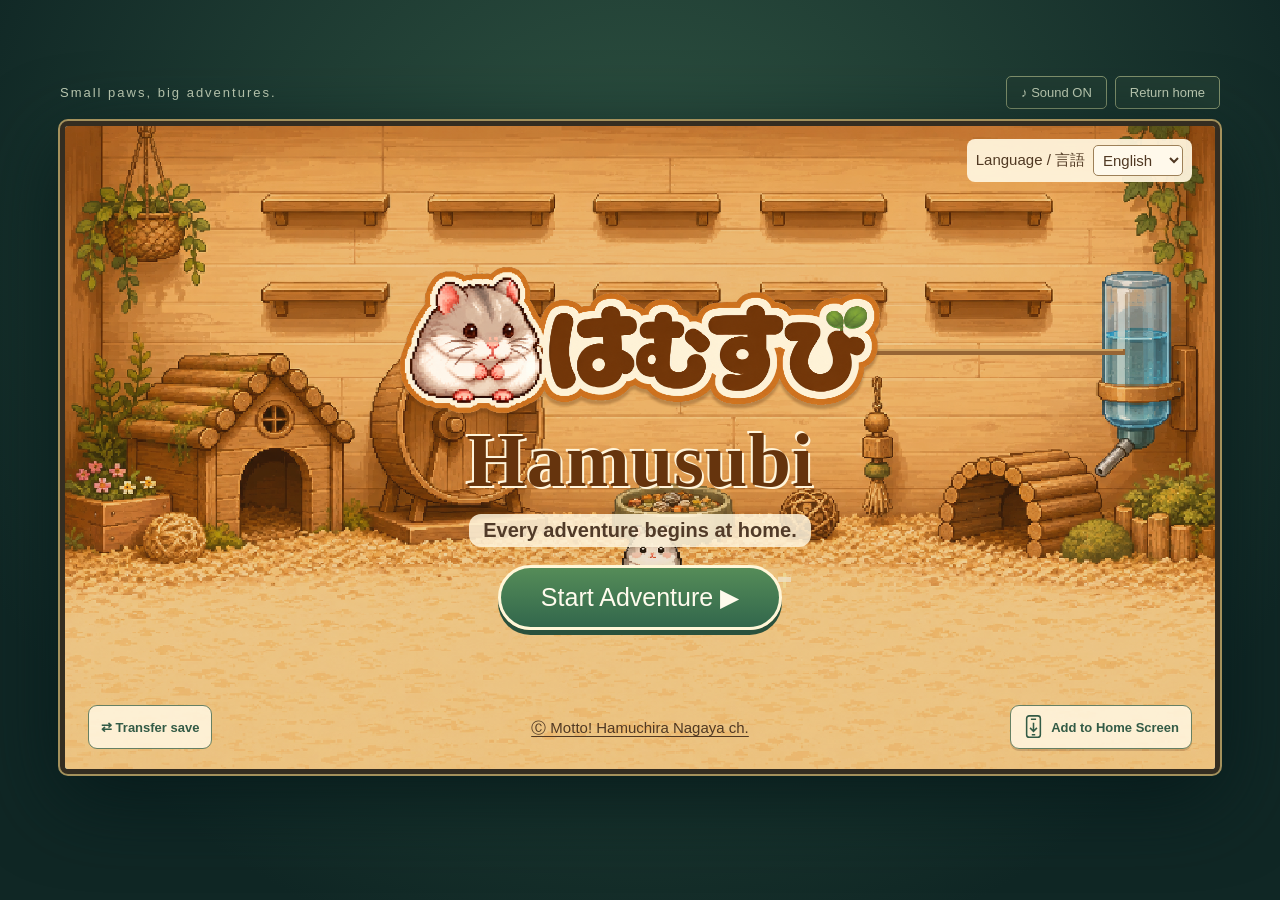
<file: index.html>
<!doctype html>
<html lang="ja"><head><script src="furniture-preview-session.js?v=halloween-gacha-1"></script><meta charset="UTF-8"><meta name="viewport" content="width=device-width, initial-scale=1, viewport-fit=cover"><title>はむすび — 10の冒険と、小さなおうち</title><link rel="stylesheet" href="style.css?v=halloween-gacha-1"><link rel="stylesheet" href="orientation.css?v=halloween-gacha-1"><link rel="stylesheet" href="journey.css?v=halloween-gacha-1"><link rel="stylesheet" href="final.css?v=halloween-gacha-1"><link rel="stylesheet" href="review.css?v=halloween-gacha-1"><link rel="stylesheet" href="extra.css?v=halloween-gacha-1"><link rel="stylesheet" href="treasure.css?v=halloween-gacha-1"><link rel="stylesheet" href="home-upgrade.css?v=halloween-gacha-1"><link rel="manifest" href="app.webmanifest" crossorigin="use-credentials"><meta name="theme-color" content="#234a3b"><meta name="apple-mobile-web-app-capable" content="yes"><meta name="apple-mobile-web-app-title" content="はむすび"><link rel="apple-touch-icon" href="assets/ui/app-180.png"><link rel="stylesheet" href="install.css?v=halloween-gacha-1"><link rel="stylesheet" href="save-transfer.css?v=halloween-gacha-1"><link rel="stylesheet" href="i18n.css?v=halloween-gacha-1"><script src="i18n-dictionary.js?v=halloween-gacha-1"></script><script src="halloween-courses-i18n.js?v=ghost-behavior-1"></script><script src="i18n.js?v=halloween-gacha-1"></script><link rel="stylesheet" href="seasonal.css?v=halloween-gacha-1"><link rel="stylesheet" href="halloween-furniture.css?v=halloween-gacha-1"><link rel="stylesheet" href="halloween-gacha.css?v=gacha-ten-1"><link rel="stylesheet" href="halloween-courses.css?v=ghost-behavior-1"><link rel="stylesheet" href="halloween-finish.css?v=hw-banner-bottom-1"></head>
<body><section id="rotate-notice" role="status" aria-live="polite" hidden><div class="rotate-symbol" aria-hidden="true">↻</div><h2>スマホを横向きにしてね！</h2><p>はむすびは横画面であそべるよ 🍙</p></section>
<main><div class="topline"><span>小さな足で、大きな冒険。</span><div><button id="sound" aria-label="音声切り替え">♪ 音 ON</button><button id="restart">おうちにかえる</button></div></div>
<section id="stage" aria-label="はむすび ゲーム画面" data-scene="loading"><canvas id="game" width="960" height="540" tabindex="0" aria-label="A D または矢印で移動、スペースでジャンプ"></canvas>
<div id="title-screen" hidden><h1><img class="title-logo" src="assets/ui/title-logo.png" alt="はむすび" width="1900" height="589"></h1><p>おうちから はじまる、きょうの冒険。</p><button id="title-start" data-start="true">ぼうけんを はじめる　▶</button><a id="title-credit" href="https://www.youtube.com/@hamuchira" target="_blank" rel="noopener noreferrer">Ⓒもっと！はむチラ長屋ch.</a><button id="install-home" type="button" hidden><svg viewBox="0 0 24 28" aria-hidden="true" fill="none" stroke="currentColor" stroke-width="1.8"><rect x="4" y="1" width="16" height="25" rx="3"/><path d="M9 5h6M12 9v10m-4-4 4 4 4-4M10 23h4"/></svg>ホーム画面に追加</button></div><dialog id="install-help" aria-labelledby="install-heading"><h2 id="install-heading">ホーム画面に追加</h2><div id="install-steps"></div><button id="install-close">閉じる</button></dialog><div id="mission-toast" role="status" hidden><strong>ミッション達成！</strong><small>おうちに帰ったら確認しよう！</small></div><div id="home-screen" hidden><header class="home-title"><span><a href="https://www.youtube.com/@hamuchira" target="_blank" rel="noopener noreferrer">もっと！はむチラ長屋ch.</a> presents</span><h1>はむすび<span>🍙</span></h1><p id="home-caption">おうちから はじまる、きょうの冒険。</p></header><nav class="home-menu"><button id="adventure-open"><span>🗺️</span>ぼうけん</button><button id="missions-open"><span>⭐</span>ミッション</button><button id="album-open"><span>🐹</span>アルバム</button><button id="housing-open"><span></span>カスタム</button><button id="records"><span>📋</span>きろく</button><button id="share-open"><span>🔗</span>シェア</button></nav><div id="depart-note" role="alert" hidden>おなかとハートを かいふくしてから<br>ぼうけんにいこう！</div><p id="mission-line"></p><div id="home-photos"></div><div id="meal-choices" role="group" aria-label="ごはん皿でできること" hidden><span id="meal-stock"></span><button id="meal-eat">ごはんを たべる</button><button id="meal-pack">おべんとうを<br>ほおぶくろに つめる</button><button id="meal-close">とじる</button></div><button id="shelf-share">推しケツ棚をシェア</button><button id="home-action" hidden></button><div id="home-hud"><div id="home-care"><span id="care-meter" aria-label="ライフ"></span><span id="home-hunger-label">おなか</span><meter id="home-hunger" min="0" max="100" value="100" aria-label="おなか"></meter><button id="home-use">おうちで あそぶ</button></div><button hidden id="bgm-choice" title="BGMを切り替え">BGM：新しい曲</button><span id="home-keys">かぎ 0こ</span></div><button id="bonus-enter" hidden>BONUS STAGE！ たからもののへや</button><div id="save-note" role="status"></div></div>
<div id="upgrade-panel" class="journey-panel" hidden><div class="panel-heading"><h2 id="upgrade-title"></h2><button id="upgrade-close" aria-label="とじる">×</button></div><div id="upgrade-body"></div></div><div id="legacy-actions" hidden><button id="play"></button><button id="select"></button><button id="home-erase"></button></div><div id="list-panel" class="journey-panel" hidden><div class="panel-heading"><h2 id="list-title">ステージをえらぶ</h2><button id="list-close" aria-label="おうちに戻る">×</button></div><button id="list-back" hidden>‹ どこへ おでかけする？ に戻る</button><div id="stage-list"></div></div>
<div id="pause-panel" class="overlay" hidden><div class="paper"><span class="eyebrow">ひとやすみ</span><h2>のんびり いこう。</h2><div class="button-stack"><button id="resume">つづける</button><button id="retry">さいしょから</button><button id="pause-home">おうちにかえる</button></div></div></div>
<div id="snack-panel" class="overlay" hidden><div class="paper"><h2 id="snack-title">おなかすいた〜</h2><p id="snack-copy">おやつで ひとやすみ。</p><button id="feed">おべんとうを食べる</button><button id="snack-home" hidden>おうちにかえる</button></div></div>
<div id="clear" class="overlay" hidden><div class="paper"><span class="eyebrow" id="clear-world">WORLD CLEAR!</span><p id="clear-record"></p><p id="best-notice"></p><p id="clear-top3"></p><p id="clear-breakdown" style="white-space:pre-line;font-size:13px;line-height:1.6"></p><p id="gift-notice"></p><div class="clear-buttons"><button id="next">つぎのステージへ</button><button id="clear-home">おうちにかえる</button><button id="again">もういちど</button></div></div></div>
<div id="confirm-panel" class="overlay" hidden><div class="paper"><h2>冒険の記録をリセットしますか？</h2><p>これまでの冒険の記録がすべて消えます。<br>本当にリセットしますか？</p><div class="clear-buttons"><button id="erase-cancel" autofocus>いいえ</button><button id="erase-confirm">はい</button></div></div></div>
<div id="album-panel" class="journey-panel" hidden><div class="panel-heading"><h2>ハムケツアルバム <small id="album-count"></small></h2><button id="album-close">×</button></div><p>好きな写真をタップして、推しケツ10選を おうちに飾ろう。</p><button id="favorites-clear" class="favorites-clear">推しケツを全部外す</button><div id="album-grid"></div><button id="album-bottom-close" class="panel-bottom-close">閉じる</button></div>
<div id="photo-panel" class="overlay" hidden><div class="paper photo-paper"><button id="photo-close" aria-label="閉じる">×</button><figure class="specimen-main"><div id="photo-butt-slot" class="photo-slot"></div><figcaption>はむケツ</figcaption></figure><figure class="specimen-face"><div id="photo-face-slot" class="photo-slot"></div><figcaption>おかお</figcaption></figure><section class="specimen-info"><span class="eyebrow">HAMUKETSU COLLECTION</span><h2 id="photo-name"></h2><strong id="photo-number"></strong><p id="photo-info"></p><button id="photo-favorite">おうちに飾る</button><p id="favorite-note" role="status"></p></section><p id="photo-story" class="specimen-story"></p></div></div>
<div id="reward-panel" class="overlay" hidden><div class="paper reward-paper"><span>✦ はむケツ GET! ✦</span><div id="reward-slot" class="photo-slot"></div><h2 id="reward-name"></h2><button id="reward-close">たいせつに しまう</button></div></div>
<div id="exchange-panel" class="overlay" hidden><div class="paper"><h2>だれと入れ替える？</h2><p>いま飾っている推しケツから、1匹えらんでね。</p><div id="exchange-list"></div><button id="exchange-cancel">やめる</button></div></div>
<div id="share-panel" class="overlay" hidden><div class="paper"><h2 id="share-title">はむすびを シェア</h2><div id="shelf-preview" hidden><img id="shelf-image" alt="いま飾っている推しケツ棚"><div><a id="shelf-download" download="hamusubi-oshi-shelf.png">棚の画像を保存</a><button id="shelf-native" hidden>画像を共有</button></div><small>X・LINEには、保存した画像を添付してね。</small></div><div class="button-stack"><a id="share-x" target="_blank" rel="noopener noreferrer">Xでシェア</a><a id="share-line" target="_blank" rel="noopener noreferrer">LINEでシェア</a><button id="copy-url">URLをコピー</button><button id="share-close">とじる</button></div><p id="share-status" role="status"></p></div></div>
<div id="ending-choice" class="overlay" hidden><div class="paper"><h2>WORLD 1-10 CLEAR!</h2><p>エンディングを みる？</p><div class="button-stack"><button id="ending-watch">エンディングをみる</button><button id="ending-skip">スキップする</button></div></div></div><button id="world-action" hidden></button><div id="treasure-help" class="overlay" hidden><div class="paper"><h2>かぎと宝箱の使いかた</h2><p id="treasure-help-copy"></p><button id="treasure-help-close">わかった！</button></div></div><button id="pause-button" aria-label="ポーズ" hidden>Ⅱ ポーズ</button><button id="mobile-sound" aria-label="音声切り替え" hidden>♪</button>
<div id="touch"><div class="move-controls"><button data-key="left" aria-label="左に移動">←</button><button data-key="right" aria-label="右に移動">→</button></div><div class="action-controls"><button id="touch-action" aria-label="行動：近づくと使えます" disabled>行動</button><button data-key="jump" aria-label="ジャンプ">JUMP</button></div></div>
<div id="story" role="status" hidden></div><div id="message" role="status"></div><div id="loading">おうちを じゅんびしています…</div>
</section><footer><span><b>← →</b> 移動 <b>SPACE</b> ジャンプ（2回押しで二段ジャンプ） <b>ESC</b> ポーズ <b>E / ↓</b> おうちの行動</span><span>10こ以上でゴール。たくさん あつめて 高得点！</span><span id="status">準備中…</span></footer></main>
<script src="sprites.js?v=halloween-gacha-1"></script><script src="photo-bounds.js?v=halloween-gacha-1"></script><script src="collection-data.js?v=halloween-gacha-1"></script><script src="journey.js?v=halloween-gacha-1"></script><script src="routes.js?v=halloween-gacha-1"></script><script src="treasure.js?v=save-chest-fix-1"></script><script src="treasure-routes.js?v=halloween-gacha-1"></script><script src="missions.js?v=halloween-gacha-1"></script><script src="outings.js?v=halloween-gacha-1"></script><script src="events-data.js?v=gacha-ten-1"></script><script src="halloween-courses-data.js?v=save-chest-fix-1"></script><script src="events.js?v=hw-finish-1"></script><script src="customize.js?v=halloween-gacha-1"></script><script src="bgm.js?v=hw-mp3-1"></script><script src="combo.js?v=halloween-gacha-1"></script><script src="game.js?v=ghost-behavior-1"></script><script src="collection.js?v=halloween-gacha-1"></script><script src="shelf-share.js?v=halloween-gacha-1"></script><script src="home-upgrade.js?v=halloween-gacha-1"></script><script src="seasonal.js?v=hw-titles-1"></script><script src="halloween-gacha-config.js?v=gacha-ten-1"></script><script src="halloween-furniture.js?v=halloween-gacha-1"></script><script src="halloween-gacha-audio-config.js?v=hw-mp3-1"></script><script src="halloween-gacha-audio.js?v=gacha-audio-2"></script><script src="halloween-gacha.js?v=hw-finish-2"></script><script src="orientation.js?v=halloween-gacha-1"></script><script src="install.js?v=halloween-gacha-1"></script><script src="save-transfer.js?v=save-chest-fix-1"></script><script src="halloween-secrets-config.js?v=ghost-behavior-1"></script><script src="halloween-secrets.js?v=ghost-behavior-1"></script><script src="halloween-ghosts.js?v=ghost-behavior-1"></script><script src="halloween-courses.js?v=hw-room-collision-1"></script><script src="halloween-finish.js?v=hw-finish-1"></script></body></html>
</file>
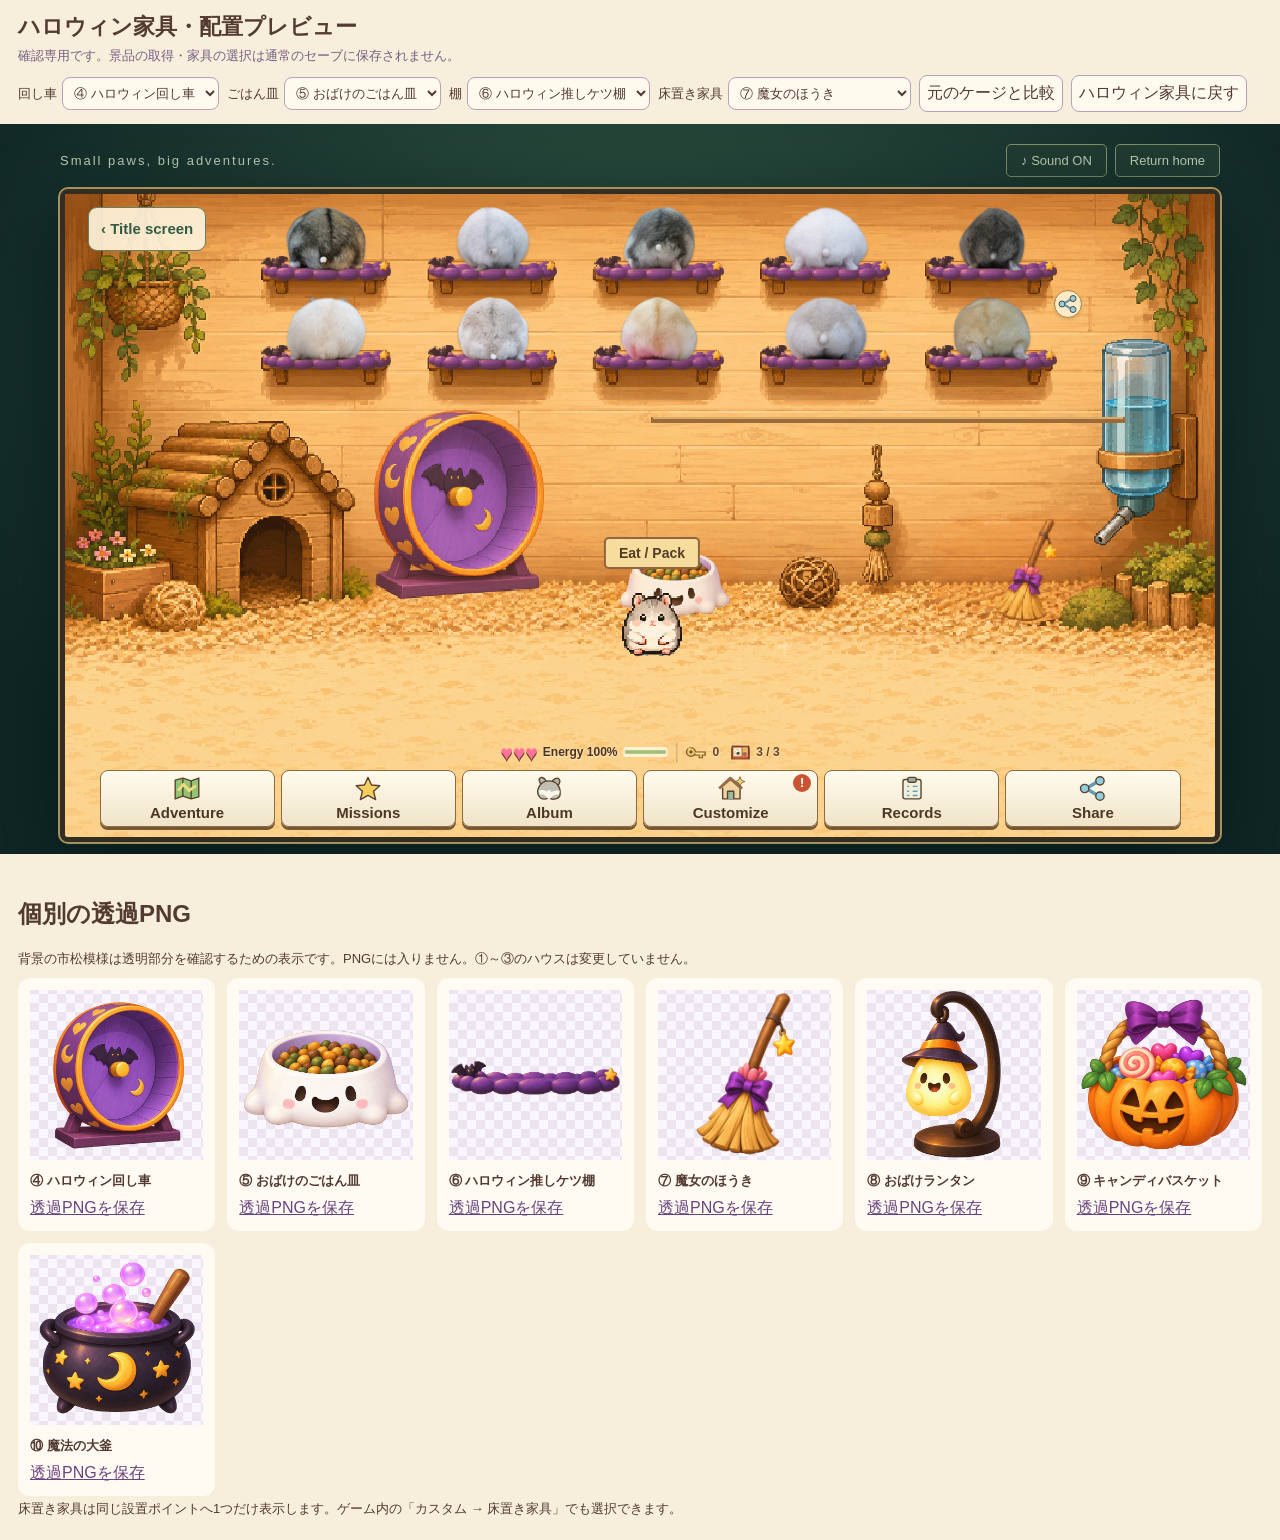
<file: halloween-preview.html>
<!doctype html><html lang="ja"><head><meta charset="utf-8"><meta name="viewport" content="width=device-width,initial-scale=1"><title>ハロウィン家具・配置プレビュー</title><style>
*{box-sizing:border-box}body{margin:0;background:#f7eedc;color:#533b31;font-family:Meiryo,sans-serif}header,section{max-width:1320px;margin:auto;padding:12px 18px}h1{font-size:22px;margin:0 0 5px}p{font-size:13px;margin:4px 0 10px}nav{display:flex;gap:8px;flex-wrap:wrap;align-items:center}label{font-size:13px;display:flex;gap:5px;align-items:center}select,button{font:inherit;border:1px solid #b6a2bc;border-radius:8px;padding:7px;background:#fff9ee;color:#533b31;cursor:pointer}select:focus-visible,button:focus-visible{outline:3px solid #986ac4}button:hover{background:#f7ddec}iframe{display:block;border:0;width:min(100%,1320px);height:calc(100svh - 170px);min-height:380px;max-height:820px;margin:auto;background:#203c33}section{padding-top:24px}.assets{display:grid;grid-template-columns:repeat(auto-fit,minmax(170px,1fr));gap:12px}.asset{margin:0;background:#fffaf2;padding:12px;border-radius:12px}.asset img{width:100%;height:170px;object-fit:contain;background:repeating-conic-gradient(#ece5f0 0% 25%,#faf6ff 0% 50%) 0/18px 18px}.asset figcaption{font-weight:bold;font-size:13px;margin:8px 0}.asset a{color:#694580}.note{color:#795f83}@media(max-height:500px){header{padding:5px 10px}h1{font-size:15px;display:inline}header p{display:inline;font-size:11px;margin-left:8px}nav{margin-top:5px;gap:4px}label,select,button{font-size:11px}select,button{padding:4px}iframe{height:calc(100svh - 84px);min-height:240px}}
</style></head><body><header><h1>ハロウィン家具・配置プレビュー</h1><p class="note">確認専用です。景品の取得・家具の選択は通常のセーブに保存されません。</p><nav>
<label>回し車<select data-kind="wheel"><option value="wheel">④ ハロウィン回し車</option><option value="">いつもの回し車</option></select></label>
<label>ごはん皿<select data-kind="bowl"><option value="bowl">⑤ おばけのごはん皿</option><option value="">いつものごはん皿</option></select></label>
<label>棚<select data-kind="shelf"><option value="shelf">⑥ ハロウィン推しケツ棚</option><option value="">木製棚</option></select></label>
<label>床置き家具<select data-kind="floor"><option value="broom">⑦ 魔女のほうき</option><option value="lantern">⑧ おばけランタン</option><option value="basket">⑨ キャンディバスケット</option><option value="cauldron">⑩ 魔法の大釜</option><option value="">いつもの丸太トンネル</option></select></label>
<button id="original">元のケージと比較</button><button id="all">ハロウィン家具に戻す</button>
</nav></header><iframe id="cage" title="実際のケージ・家具配置確認" src="index.html?furniturePreview=1&amp;v=halloween-assets-4"></iframe>
<section><h2>個別の透過PNG</h2><p>背景の市松模様は透明部分を確認するための表示です。PNGには入りません。①～③のハウスは変更していません。</p><div class="assets" id="assets"></div><p>床置き家具は同じ設置ポイントへ1つだけ表示します。ゲーム内の「カスタム → 床置き家具」でも選択できます。</p></section>
<script>
const frame=document.querySelector('#cage'),selects=[...document.querySelectorAll('select')];function send(s){frame.contentWindow.postMessage({type:'halloween-preview',kind:s.dataset.kind,id:s.value?'halloween2026-'+s.value:null},location.origin==='null'?'*':location.origin)}for(const s of selects)s.onchange=()=>send(s);document.querySelector('#original').onclick=()=>{for(const s of selects){s.value='';send(s)}};document.querySelector('#all').onclick=()=>{for(const s of selects){s.selectedIndex=0;send(s)}};
for(const [id,label]of [['wheel','④ ハロウィン回し車'],['bowl','⑤ おばけのごはん皿'],['shelf','⑥ ハロウィン推しケツ棚'],['broom','⑦ 魔女のほうき'],['lantern','⑧ おばけランタン'],['basket','⑨ キャンディバスケット'],['cauldron','⑩ 魔法の大釜']]){const figure=document.createElement('figure');figure.className='asset';const img=new Image();img.src='assets/events/halloween2026/'+id+'.png';img.alt=label;const caption=document.createElement('figcaption');caption.textContent=label;const a=document.createElement('a');a.href=img.src;a.download=id+'.png';a.textContent='透過PNGを保存';figure.append(img,caption,a);document.querySelector('#assets').append(figure)}
</script></body></html>
</file>
<file: style.css>
*{box-sizing:border-box}html,body{margin:0;min-height:100%;background:#132e2c;color:#f9eccd;font-family:Meiryo,'Yu Gothic',sans-serif}body{min-height:100svh;display:grid;place-items:center;background:radial-gradient(ellipse at 50% 30%,#315644,#102725 80%)}main{width:min(1200px,100%);padding:20px}.topline{display:flex;justify-content:space-between;align-items:center;margin-bottom:12px;font-size:13px;letter-spacing:2px;color:#c3d0b7}.topline div{display:flex;gap:8px}button{font:inherit;cursor:pointer;color:inherit;border:1px solid #81916c;background:#213c32;padding:8px 14px;border-radius:5px}button:hover{background:#416342}button:focus-visible{outline:3px solid #ffe77c;outline-offset:3px}#stage{position:relative;aspect-ratio:16/9;border:5px solid #342d21;box-shadow:0 0 0 2px #a4915c,0 24px 80px #071b1b;border-radius:8px;overflow:hidden;background:#77c7ed}canvas{display:block;width:100%;height:100%;image-rendering:pixelated;outline:none}.overlay{position:absolute;inset:0;display:grid;place-items:center;background:#132e2c44}.overlay[hidden]{display:none}.paper{text-align:center;padding:26px 40px;background:#fff5dceF;border:4px solid #765032;box-shadow:0 0 0 3px #dcc37c,8px 8px 0 #362e2655;color:#4f3827;border-radius:12px}.eyebrow{font-size:11px;letter-spacing:2px;color:#787047}h1{font-size:60px;margin:0;letter-spacing:-5px;font-weight:1000;text-shadow:3px 3px #e9c986}h1 span{font-size:40px}h2{font-size:25px}.paper p{font-size:16px;line-height:1.9;margin:12px 0 20px}.paper button{display:block;margin:auto;background:#536e37;color:#fff9df;border:2px solid #344b24;font-weight:bold;padding:12px 26px;box-shadow:0 4px #344b24}.paper small{display:block;margin-top:18px;font-size:10px}footer{display:flex;justify-content:space-between;gap:12px;font-size:12px;color:#a9baa7;padding:18px 2px}footer b{background:#2c473b;padding:4px 7px;color:#f8e9bb;border-radius:3px}#touch{position:absolute;inset:auto 16px 14px;display:flex;justify-content:space-between;pointer-events:none}#touch div{display:flex;gap:10px}#touch button{pointer-events:auto;touch-action:none;user-select:none;width:60px;height:54px;background:#372e24aa;border:2px solid #f4d89988;font-size:23px;font-weight:bold;opacity:.6}#touch>button{width:80px;font-size:14px}#message{position:absolute;top:20%;left:50%;transform:translateX(-50%);background:#332b23e8;border:2px solid #f0d27c;padding:9px 16px;white-space:nowrap;font-size:14px;border-radius:4px;pointer-events:none;opacity:0}#clear{align-items:end;padding-bottom:20px;background:transparent}#clear .paper{padding:10px 30px}#clear h2{margin:5px}#clear p{font-size:13px;margin:6px 0}#clear button{padding:6px 18px;font-size:12px}@media(pointer:fine){#touch button{opacity:.25}}@media(max-width:650px){main{padding:7px}.topline{letter-spacing:0;font-size:10px;margin:8px 0}.topline button{padding:5px 8px}footer{font-size:10px;flex-wrap:wrap;padding:12px 0}footer>span:nth-child(2){display:none}.paper{padding:12px 24px}h1{font-size:36px}.paper p{font-size:11px;margin:6px 0 9px}.paper button{padding:7px 16px;font-size:12px}.paper small{font-size:8px;margin-top:10px}.eyebrow{font-size:8px}#touch{inset:auto 8px 8px}#touch button{height:40px;width:44px}#touch>button{width:58px;font-size:11px}#clear{padding-bottom:6px}#clear .paper{padding:4px 14px}#clear h2{font-size:16px}#clear p{font-size:9px}#message{font-size:10px}}@media(max-height:500px) and (orientation:landscape){main{width:min(100%,calc((100svh - 12px)*16/9));padding:0}.topline,footer{display:none}}
</file>
<file: orientation.css>
#rotate-notice[hidden]{display:none}
#rotate-notice{position:fixed;inset:0;z-index:1000;display:grid;place-content:center;text-align:center;gap:16px;padding:calc(24px + env(safe-area-inset-top,0px)) calc(20px + env(safe-area-inset-right,0px)) calc(24px + env(safe-area-inset-bottom,0px)) calc(20px + env(safe-area-inset-left,0px));background:radial-gradient(ellipse at center,#315644,#102725 80%);color:#fff0ce}
#rotate-notice .rotate-symbol{font-size:64px;line-height:1;color:#efd596}
#rotate-notice h2{font-size:clamp(19px,5vw,26px);margin:0}
#rotate-notice p{font-size:clamp(14px,4vw,18px);line-height:1.8;margin:0}
html.phone-portrait,html.phone-portrait body{height:100%;overflow:hidden}
.phone-portrait main{display:none}
@media(orientation:landscape){
html.phone,html.phone body{width:100%;height:100%;overflow:hidden}
.phone body{min-height:100vh;min-height:100dvh;padding:calc(env(safe-area-inset-top,0px) + 4px) calc(env(safe-area-inset-right,0px) + 4px) calc(env(safe-area-inset-bottom,0px) + 4px) calc(env(safe-area-inset-left,0px) + 4px)}
.phone main{padding:0;width:min(calc(100vw - env(safe-area-inset-left,0px) - env(safe-area-inset-right,0px) - 8px),calc((100vh - env(safe-area-inset-top,0px) - env(safe-area-inset-bottom,0px) - 8px)*16/9));width:min(calc(100dvw - env(safe-area-inset-left,0px) - env(safe-area-inset-right,0px) - 8px),calc((100dvh - env(safe-area-inset-top,0px) - env(safe-area-inset-bottom,0px) - 8px)*16/9))}
.phone .topline,.phone footer{display:none}
.phone #stage{width:100%;box-shadow:0 0 0 2px #a4915c}
.phone #touch button{opacity:.8;min-height:44px;min-width:44px}
.phone .paper{padding:12px 24px}.phone h1{font-size:36px}.phone .paper p{font-size:12px;margin:6px 0 9px}.phone .paper button{padding:8px 16px;font-size:13px}.phone .paper small{font-size:9px;margin-top:10px}.phone .eyebrow{font-size:9px}
}
</file>
<file: journey.css>
[hidden]{display:none!important}#stage[data-scene]:not([data-scene="play"]) #touch{display:none}#home-screen{position:absolute;inset:0;pointer-events:none}.home-title{position:absolute;top:5%;left:5%;text-shadow:0 2px #fff3d1;color:#573c2a}.home-title>span{font-size:12px;letter-spacing:3px}.home-title h1{font-size:52px;line-height:1.2}.home-title p{font-size:12px;letter-spacing:1px;margin:6px 0}.home-menu{position:absolute;bottom:5%;left:5%;right:5%;display:flex;gap:12px;justify-content:center;pointer-events:auto}.home-menu button{border:3px solid #5a472d;background:#fff0ca;color:#533d28;box-shadow:0 4px #6a4d2b;padding:12px 20px;font-weight:bold;font-size:16px}.home-menu #play{background:#567843;color:#fff5dc;min-width:220px}.home-menu button:hover{filter:brightness(1.08)}#save-note{position:absolute;bottom:1%;width:100%;text-align:center;font-size:10px;color:#493723}.journey-panel{position:absolute;inset:6% 4%;z-index:6;background:#fff3dceF;border:4px solid #684b30;box-shadow:0 0 0 3px #d4b971;border-radius:10px;color:#533c2c;padding:14px 20px;overflow:auto}.panel-heading{display:flex;justify-content:space-between;align-items:center;margin-bottom:12px}.panel-heading h2{margin:0;font-size:22px}.panel-heading button{color:#513f2e;background:#e8d6b3;font-size:20px;padding:0 10px}#stage-list{display:grid;grid-template-columns:repeat(5,1fr);gap:10px}.stage-card{color:#513b2b;text-align:left;background:#fffaf0;border:2px solid #bfa16e;padding:10px 8px;min-height:130px;display:flex;flex-direction:column;gap:5px;box-shadow:0 3px #d6bc8c}.stage-card:hover{background:#f8e6b5}.stage-card:disabled{cursor:default;opacity:.6;background:#e9dfcc}.stage-card strong{font-size:13px}.stage-card .stage-name{font-size:12px;font-weight:bold;min-height:34px}.stage-card small{font-size:11px}.stage-card .gift{color:#56733c}.stage-card .world{letter-spacing:1px;color:#8c673a}.subtle{color:#7b493a;background:transparent;border:0;font-size:11px;margin-top:10px;text-decoration:underline}.button-stack{display:grid;gap:12px}.button-stack button{min-width:210px}.clear-buttons{display:flex;gap:8px;justify-content:center;flex-wrap:wrap}.clear-buttons button{margin:0;font-size:12px!important;padding:8px 12px!important}#clear{padding-bottom:12px}#clear .paper{max-width:90%}#gift-notice{color:#577333;font-weight:bold;font-size:12px!important}#clear-record{font-size:12px!important}#pause-button,#mobile-sound{position:absolute;z-index:3;top:15%;right:2%;background:#443b2edb;border:2px solid #e9d395;font-size:12px;padding:6px 12px;min-height:34px}#mobile-sound{top:15%;right:13%;padding:6px 12px}#story{position:absolute;z-index:4;bottom:5%;left:50%;transform:translateX(-50%);width:max-content;max-width:90%;white-space:pre-line;text-align:center;background:#3a3027e8;color:#fff0c8;border:2px solid #d7bf83;padding:12px 24px;border-radius:7px;font-size:16px;line-height:1.8;pointer-events:none}#loading{position:absolute;inset:0;display:grid;place-items:center;background:#193b30;color:#f3e5bf}#confirm-panel{z-index:10}#pause-panel,#snack-panel{z-index:7}#snack-panel #snack-home{margin-top:12px}#message{z-index:8;top:24%}.phone .home-title h1{font-size:38px}.phone .home-title>span{font-size:9px}.phone .home-title p{font-size:10px}.phone .home-menu{gap:8px}.phone .home-menu button{font-size:12px;padding:8px 12px;min-height:44px}.phone .home-menu #play{min-width:170px}.phone .journey-panel{inset:3%;padding:8px 12px}.phone .panel-heading{margin-bottom:6px}.phone .panel-heading h2{font-size:16px}.phone #stage-list{gap:6px}.phone .stage-card{padding:5px;gap:2px;min-height:90px}.phone .stage-card strong{font-size:10px}.phone .stage-card .stage-name{font-size:10px;min-height:28px}.phone .stage-card small{font-size:9px}.phone .subtle{margin-top:5px}.phone #pause-button,.phone #mobile-sound{font-size:10px;top:15%;min-height:30px;padding:3px 8px}.phone #mobile-sound{right:15%}.phone #story{font-size:12px;padding:8px 16px}.phone #clear .paper{padding:8px 16px}.phone #clear h2{font-size:18px}.phone .button-stack{gap:9px}.phone .button-stack button{min-width:180px}.phone #save-note{font-size:8px}
.home-title{left:43%;top:34%;width:40%;text-align:center}.home-title h1{font-size:46px}.home-title>span{font-size:11px;letter-spacing:1px}.home-title p{font-size:11px}.phone .home-title h1{font-size:30px}.phone .home-title>span{font-size:8px}.phone .home-title p{font-size:9px}
#mobile-sound{display:none}.phone #mobile-sound:not([hidden]){display:block}
</file>
<file: final.css>
/* Shared wood-and-paper UI; photos remain unfiltered and preserve their proportions. */
.home-title a{color:inherit;text-decoration:underline;pointer-events:auto}.home-title{top:47%;left:47%;width:47%}.home-title h1{font-size:38px}.home-title>span{font-size:13px;letter-spacing:0}.home-menu{bottom:6%;left:3%;right:3%;gap:7px;flex-wrap:wrap}.home-menu button{font-size:13px;padding:9px 12px}.home-menu #play{min-width:160px}.home-menu #home-erase{font-size:11px;background:#ead8b4}.home-title p{font-size:12px}#home-care{position:absolute;left:3%;bottom:25%;display:flex;gap:8px;align-items:center;pointer-events:auto;color:#513626;font-size:13px;background:#fff0c9e8;padding:6px 10px;border-radius:6px}#home-use{font-size:12px;background:#547841;color:#fff8dc}#home-screen.living .home-title,#home-screen.living .home-menu{display:none}#home-screen.living #home-care{bottom:21%}#home-photos{position:absolute;top:3%;left:12%;width:76%;height:41%;display:grid;grid-template-columns:repeat(5,1fr);grid-template-rows:repeat(2,1fr);gap:8px;pointer-events:auto}.home-photo{padding:3px 4px;background:#fff3da;border:2px solid #9b744e;box-shadow:2px 3px #63462b66;min-height:0;display:flex;flex-direction:column;align-items:center;transform:rotate(-1deg)}.home-photo:nth-child(even){transform:rotate(1.5deg)}.home-photo img{width:100%;height:calc(100% - 16px);object-fit:contain;min-height:0;image-rendering:auto}.home-photo span{font-size:11px;color:#624733;line-height:16px}
#album-panel{z-index:12}#album-panel p{font-size:14px;margin:5px 0 12px}#album-count{font-size:14px}#album-grid{display:grid;grid-template-columns:repeat(5,1fr);gap:12px}.album-card{background:#fffaf0;color:#62422f;border:2px solid #b99564;display:flex;flex-direction:column;align-items:center;padding:8px;gap:6px;min-width:0}.album-card img,.unfound{width:100%;height:130px;object-fit:contain;image-rendering:auto}.album-card strong{font-size:15px}.album-card small{font-size:12px}.unfound{display:grid;place-items:center;background:#dfd8c8;font-size:45px;color:#a59781}.album-card:disabled{cursor:default}.photo-pair{display:flex;justify-content:center;gap:12px}.photo-pair img{width:40%;height:220px;object-fit:contain;image-rendering:auto}.photo-paper{width:80%;position:relative}.photo-paper p{margin:8px 0;font-size:14px}#photo-close{position:absolute;top:9px;right:10px;padding:4px 10px}#photo-panel{z-index:14}#share-panel{z-index:13}#share-panel a{display:block;border:2px solid #5d7042;background:#527239;color:#fff7da;padding:10px 18px;text-decoration:none;border-radius:6px}.reward-paper{width:min(650px,88%);padding:12px 24px;background:radial-gradient(ellipse,#fffadd,#f3d19a)}.reward-paper>span{display:block;font-size:22px;font-weight:bold;color:#896125}.reward-paper img{width:100%;height:220px;object-fit:contain;image-rendering:auto;animation:sparkle 1.5s infinite alternate}.reward-paper h2{margin:4px}#reward-panel{z-index:15}@keyframes sparkle{to{filter:drop-shadow(0 0 14px #ffe053);transform:translateY(-3px)}}
#message{top:auto;bottom:5%;white-space:normal;text-align:center;width:70%;font-size:18px;line-height:1.6;min-height:50px;display:grid;place-items:center;border:3px solid #cfb070;box-shadow:0 0 0 2px #5b4430;padding:9px 18px}#snack-panel{align-items:end;padding:0 10% 4%;background:transparent}#snack-panel .paper{width:100%;padding:12px 24px}#snack-panel h2{margin:3px}#touch{display:none;z-index:5}#stage[data-scene="home"] #touch{display:flex}html:not(.phone) #touch{display:none!important}.phone #stage[data-scene="play"] #touch,.phone #stage[data-scene="home"] #touch{display:flex}.phone #touch button{width:72px;height:62px;min-width:60px;opacity:.85;border:3px solid #f4d899;background:#3d352cb8;border-radius:16px;font-size:25px}.phone #touch>button{width:104px;height:70px;font-size:18px}.phone #touch button.pressed{transform:scale(.94);background:#74633fee;border-color:#fff4c9}.phone #touch{bottom:max(8px,env(safe-area-inset-bottom));left:max(10px,env(safe-area-inset-left));right:max(10px,env(safe-area-inset-right))}.phone .home-menu{bottom:5%;gap:5px;left:17%;right:17%}.phone .home-menu button{font-size:12px;min-height:35px;padding:5px 9px}.phone .home-menu #play{min-width:140px}.phone .home-title{top:46%}.phone .home-title>span{font-size:11px}.phone .home-title h1{font-size:28px}.phone .home-title p{font-size:10px}.phone #home-care{bottom:29%;font-size:12px;padding:3px 7px}.phone #home-use{font-size:11px;padding:6px}.phone #home-photos{gap:5px;left:14%;width:72%;height:42%;top:2%}.phone .home-photo span{font-size:10px}.phone #album-grid{grid-template-columns:repeat(4,1fr)}.phone .album-card img,.phone .unfound{height:110px}.phone .album-card strong{font-size:14px}.phone .album-card small{font-size:11px}.phone .photo-pair img{height:145px}.phone .photo-paper h2{font-size:19px;margin:3px}.phone .photo-paper p{font-size:12px;margin:4px}.phone .reward-paper img{height:150px}.phone .reward-paper>span{font-size:19px}.phone .reward-paper h2{font-size:19px}.phone #message{font-size:15px;bottom:7%;width:64%;padding:6px 12px;min-height:40px}.phone #story{font-size:15px;line-height:1.7}.phone #stage-list{grid-template-columns:repeat(4,1fr)}.phone .stage-card{min-height:115px}.phone .stage-card strong,.phone .stage-card .stage-name{font-size:12px}.phone .stage-card small{font-size:11px}.phone #save-note{font-size:10px}.phone #clear-record,.phone #gift-notice{font-size:13px!important}
@media(orientation:landscape){.phone main{width:100%;height:100%;min-height:0;display:grid;grid-template-rows:minmax(0,1fr);place-items:center}.phone #stage{width:100%;height:100%;min-height:0;aspect-ratio:auto;border-width:2px}.phone body{height:var(--visible-height,100dvh);min-height:0;grid-template-rows:minmax(0,1fr)}}

.home-title{background:#fff0cfdf;border:2px solid #b38951;border-radius:9px;padding:8px 10px;box-shadow:2px 3px #67452544}.home-title h1{letter-spacing:-3px}.phone .home-title{padding:4px 7px}.album-card:disabled:hover{background:#fffaf0}.phone #stage[data-scene="home"]:has(#home-screen:not(.living)) #touch{display:none}.phone #stage:has(#album-panel:not([hidden]),#photo-panel:not([hidden]),#share-panel:not([hidden]),#reward-panel:not([hidden]),#confirm-panel:not([hidden])) #touch{display:none}
</file>
<file: review.css>
/* Preserve the original art; arrange the collection like a field guide. */
.silhouette{filter:brightness(0);opacity:.35}.photo-paper{width:92%;max-height:93%;padding:22px;display:grid;grid-template-columns:1.15fr .8fr 1fr;grid-template-rows:minmax(0,1fr) auto;gap:16px;text-align:left;overflow:auto}.photo-paper figure{margin:0;background:#fff9e8;padding:8px;min-width:0;display:flex;flex-direction:column}.photo-paper figcaption{text-align:center;font-size:12px;color:#89724f;padding:4px}.photo-slot{display:grid;place-items:center;min-height:0;color:#89724f}.photo-slot img{width:100%;height:100%;object-fit:contain;image-rendering:auto}.specimen-main{grid-row:1/3}.specimen-main .photo-slot{height:290px}.specimen-face .photo-slot{height:200px}.specimen-info{padding-top:15px}.specimen-info h2{margin:5px 0;font-size:28px}.specimen-info p{white-space:pre-line;font-size:13px;line-height:1.7}.specimen-info button{font-size:12px;padding:8px!important;margin:0}.specimen-story{grid-column:2/4;white-space:pre-line;background:#ebd6a9;border:1px solid #baa06c;padding:10px;margin:0!important;font-size:13px!important;line-height:1.7!important}.photo-paper #photo-close{z-index:1}.reward-paper #reward-slot{height:220px}.reward-paper #reward-slot img{height:100%;animation:sparkle 1.5s infinite alternate}
#home-photos,.phone #home-photos{position:absolute;inset:0 auto auto 50%;height:100%;transform:translateX(-50%);display:block;pointer-events:none}.home-photo,.phone .home-photo{position:absolute;width:10.8%;height:10%;transform:translate(-50%,-100%);background:transparent!important;border:0!important;border-radius:0;box-shadow:none;padding:0;pointer-events:auto;min-height:0;display:flex;align-items:flex-end;justify-content:center}.home-photo:nth-child(even){transform:translate(-50%,-100%)}.home-photo svg{width:100%;height:100%;overflow:hidden;filter:drop-shadow(0 2px 1px #6c4b3855)}.home-photo:hover svg{filter:drop-shadow(0 0 4px #fff6b5)}.home-photo svg{preserve-aspect-ratio:xMidYMax}.home-title,.phone .home-title{top:35%;left:48%;width:43%}#home-care,.phone #home-care{bottom:23%;max-width:90%;font-size:12px}#home-hunger{width:85px;height:16px}#home-action{position:absolute;z-index:4;pointer-events:auto;background:#f7dd9d;color:#523b27;border:2px solid #906640;padding:6px 13px;font-weight:bold;transform:translate(-50%,-100%)}#home-screen.living #home-care,.phone #home-screen.living #home-care{bottom:auto;top:32%}
#share-close{background:#dac8a5!important;color:#594733!important;border-color:#998264!important;box-shadow:0 3px #998264!important}#confirm-panel{z-index:30}#erase-cancel{background:#536e37}#erase-confirm{background:#a07760;border-color:#795c47;box-shadow:0 3px #795c47}
#message,.phone #message{top:22%;bottom:auto;min-height:0;width:max-content;max-width:70%;font-size:12px;line-height:1.4;padding:5px 10px;border-width:1px;box-shadow:none;background:#332b23d9}.phone #message{font-size:10px}
#snack-panel{display:block;padding:0;pointer-events:none}.overlay#snack-panel .paper{position:absolute;top:24%;left:50%;transform:translateX(-50%);width:280px;max-width:44%;padding:10px 12px;pointer-events:auto}#snack-panel h2{font-size:17px}#snack-panel p{font-size:11px;margin:4px}#snack-panel button{font-size:12px;padding:7px 12px}.phone #snack-panel .paper{width:240px;top:24%;padding:7px}.phone #snack-panel h2{font-size:14px}
#stage-list.records{display:block!important}.records-summary{font-size:13px;margin:4px 0 12px}.record-table{border-collapse:collapse;width:100%;font-size:12px}.record-table th{text-align:left;font-size:10px;color:#87704e;padding:5px}.record-table td{padding:5px;border-top:1px solid #cbb38b}.record-table tr:nth-child(even){background:#eedfbea0}.record-world{white-space:nowrap;font-weight:bold}.record-name{min-width:115px}.record-photos{display:flex;gap:4px}.record-photo{width:39px;height:30px;padding:0;background:#d5c4a3;border:1px solid #b19970}.record-photo img{width:100%;height:100%;object-fit:contain}.record-photo.empty img{filter:brightness(0);opacity:.2}.score-top{white-space:nowrap;font-size:10px;color:#84704f}.record-gift{font-size:18px;text-align:center}.record-table small{font-size:10px}
@media(max-height:500px),(max-width:800px){.photo-paper{padding:12px;gap:8px}.specimen-main .photo-slot{height:210px}.specimen-face .photo-slot{height:125px}.specimen-info h2{font-size:20px}.specimen-info .eyebrow{font-size:8px}.specimen-info p{font-size:11px;line-height:1.5}.specimen-story{font-size:11px!important;padding:6px}.photo-paper figcaption{font-size:10px}.record-table{font-size:10px}.record-name{min-width:96px}.record-photo{width:31px;height:26px}.record-table td{padding:3px}.score-top{font-size:9px}}
.phone .specimen-info h2{font-size:18px}.phone .photo-paper{width:94%}.phone #home-hunger{width:60px}.phone #home-care{gap:5px;font-size:10px}.phone .home-title h1{font-size:25px}.phone .home-title p{font-size:10px}.phone .home-title>span{font-size:10px}.phone .reward-paper #reward-slot{height:150px}
.photo-slot{position:relative;overflow:hidden}.photo-slot img{position:absolute;inset:0;min-height:0}.specimen-main figcaption,.specimen-face figcaption{position:relative;background:#fff9e8}
#home-care,.phone #home-care{top:32%;bottom:auto}.phone #stage[data-scene="home"] #mobile-sound{top:3%;right:3%}
</file>
<file: extra.css>
#care-meter{color:#ff739b;font-size:clamp(19px,2.7vw,29px);line-height:1;letter-spacing:3px;text-shadow:0 2px #6b382c}#home-hunger-label{font-weight:bold;font-size:12px;color:#4b3325}#home-hunger{height:17px;min-width:95px;border:2px solid #604c32;border-radius:3px;background:#fff2d2}#home-hunger::-webkit-meter-bar{background:#e9daba}#home-hunger::-webkit-meter-optimum-value{background:#94c95d}
#message.stage-intro{top:25%;font-size:clamp(16px,2.5vw,25px);padding:14px 22px;max-width:83%;background:#3e2e25f5;border:2px solid #e7c87b;color:#fff6d9;box-shadow:0 4px 12px #20190a66;text-align:center}
.album-card{position:relative}.album-card.is-favorite{border-color:#df839b;box-shadow:inset 0 0 0 2px #df839b}.favorite-badge{position:absolute;z-index:1;right:4px;top:4px;background:#dd7997;color:#fff8ed;padding:2px 6px;border-radius:3px;font-weight:bold;font-size:12px}#favorite-note{min-height:1.6em;color:#734e30;font-weight:bold}
#exchange-panel{z-index:45}#exchange-panel .paper{max-width:760px;width:85%;max-height:88%;overflow:auto}#exchange-list{display:grid;grid-template-columns:repeat(5,1fr);gap:8px;margin:12px 0}#exchange-list button{min-width:0;padding:5px;font-size:12px}#exchange-list img{width:100%;height:80px;object-fit:contain;display:block}#exchange-list span{display:block}
#shelf-share{position:absolute;left:3%;right:auto;top:26%;font-size:clamp(10px,1.4vw,14px);padding:5px 10px;z-index:6;background:#fff1ce;color:#63452b;border:2px solid #b18b53}#home-screen.living #shelf-share{display:none}
#share-panel .paper{max-height:92%;overflow:auto}#shelf-preview{margin:5px auto 10px}#shelf-image{display:block;max-width:100%;max-height:26vh;margin:auto;object-fit:contain}#shelf-preview>div{display:flex;gap:8px;justify-content:center;margin:8px 0}#shelf-preview a,#shelf-native{font-size:13px;padding:8px;background:#efdcad;border:2px solid #a7824c;color:#5c402b;text-decoration:none}#shelf-preview small{display:block;font-size:11px}#share-panel:has(#shelf-preview:not([hidden])) .button-stack{display:grid;grid-template-columns:1fr 1fr;gap:7px}#share-panel:has(#shelf-preview:not([hidden])) h2{margin:3px 0 8px}
@media(max-height:500px){#home-hunger-label{font-size:10px}#home-hunger{height:14px}#care-meter{font-size:21px}#exchange-list img{height:52px}#exchange-list{gap:4px}#exchange-panel h2{font-size:20px;margin:0}#exchange-panel p{font-size:12px;margin:5px}#exchange-list button{font-size:10px}#share-panel .paper{padding:14px}#share-panel h2{font-size:20px}#shelf-preview{margin:2px}#shelf-preview>div{margin:3px}#share-panel .button-stack a,#share-panel .button-stack button{padding:7px}#share-status{font-size:12px;margin:5px}}
#shelf-share{pointer-events:auto}
.phone #home-hunger{min-width:55px;width:55px}.phone #home-use{font-size:10px;padding:5px 7px}.phone #home-care{gap:4px;padding:5px 7px}.phone #care-meter{font-size:20px;letter-spacing:1px}.phone #home-hunger-label{font-size:9px}
</file>
<file: treasure.css>
#world-action{position:absolute;transform:translate(-50%,-100%);z-index:6;padding:7px 12px;border:2px solid #896436;background:#ffedb8;color:#563c29;font-size:13px;font-weight:bold;pointer-events:auto;white-space:nowrap}
#home-keys{position:absolute;left:3%;top:40%;padding:4px 9px;background:#fff1cbe8;color:#67452c;border:1px solid #a7844b;font-weight:bold;font-size:12px;border-radius:4px}
#bonus-enter{position:absolute;left:3%;top:73%;z-index:6;pointer-events:auto;background:#ffe39a;color:#634422;border:2px solid #9a753f;font-size:12px;padding:8px 12px}
#treasure-help{z-index:48}#treasure-help-copy{white-space:pre-line;line-height:1.6}#treasure-help .paper{max-height:90%;overflow:auto}#treasure-help h2{font-size:22px}
#best-notice{font-weight:bold;font-size:21px!important;color:#73572f;margin:8px 0!important}#best-notice.new-best{color:#9d601c;background:#ffecab;border:2px solid #d4ad5c;padding:7px;animation:bestGlow 1.2s ease-in-out infinite alternate}#clear-top3{font-size:12px;line-height:1.6;color:#735736}.bonus-record{font-size:13px;border-top:2px solid #b79964;padding-top:8px}
@keyframes bestGlow{from{box-shadow:0 0 0 #ffe17a}to{box-shadow:0 0 16px #ffe17a}}
#stage[data-scene="ending"] #home-screen>:not(#home-photos){display:none!important}#stage[data-scene="ending"] #home-photos{pointer-events:none}#stage[data-scene="ending"] .home-photo{pointer-events:none}
.phone #world-action{font-size:11px;padding:6px 9px}.phone #home-keys{font-size:10px;top:41%;padding:3px 6px}.phone #bonus-enter{font-size:10px;padding:6px 8px}.phone #treasure-help h2{font-size:18px}.phone #treasure-help-copy{font-size:11px}.phone #best-notice{font-size:17px!important}.phone #clear-top3{font-size:10px}
@media(prefers-reduced-motion:reduce){#best-notice.new-best{animation:none}}

#depart-note{position:absolute;bottom:calc(100% + 8px);left:0;z-index:30;background:#4f3023;color:#fff3cd;border:3px solid #ffcc68;border-radius:7px;padding:10px 14px;font-size:17px;font-weight:bold;line-height:1.5;box-shadow:0 3px 10px #30201477;white-space:nowrap;pointer-events:none}#depart-note:after{content:'';position:absolute;left:45px;top:100%;border:8px solid transparent;border-top-color:#ffcc68}#message.milestone,.phone #message.milestone{top:29%;bottom:auto;font-size:clamp(16px,2.4vw,24px);line-height:1.45;white-space:pre-line;padding:10px 18px;min-height:0;width:max-content;max-width:80%;color:#fff8df;background:#453021f5;border:2px solid #ffd573;box-shadow:0 3px 12px #2c1c1466}#ending-choice{z-index:40}.phone #depart-note{font-size:13px;padding:7px 10px}

/* Phone controller: translucent surfaces, thumb reach, context action beside jump. */
.phone #touch{left:max(clamp(32px,5vw,64px),env(safe-area-inset-left));right:max(clamp(22px,3vw,42px),env(safe-area-inset-right));bottom:max(clamp(30px,8vh,48px),env(safe-area-inset-bottom));align-items:flex-end}
.phone #touch .move-controls{gap:26px;align-items:flex-end}
.phone #touch .action-controls{gap:12px;align-items:flex-end}
.phone #touch button{opacity:1;background:rgba(42,37,30,.22);border:2px solid rgba(255,239,200,.58);color:rgba(255,249,222,.94);text-shadow:0 1px 3px #211d18;box-shadow:none;width:64px;height:58px;min-width:52px;min-height:48px}
.phone #touch button:hover{background:rgba(42,37,30,.26)}
.phone #touch button.pressed,.phone #touch button:active{background:rgba(112,91,54,.4);border-color:#fff0b7}
.phone #touch [data-key="jump"]{width:82px;height:64px;font-size:16px}
.phone #touch #touch-action{width:72px;height:54px;font-size:14px;margin-bottom:25px}
.phone #touch #touch-action:disabled{opacity:.42;background:rgba(42,37,30,.12);cursor:default}
@media(max-height:380px) and (orientation:landscape){.phone #touch button{width:56px;height:50px}.phone #touch [data-key="jump"]{width:72px;height:56px}.phone #touch #touch-action{width:64px;height:48px;font-size:12px;margin-bottom:19px}.phone #touch .action-controls{gap:9px}.phone #touch .move-controls{gap:24px}}
.phone #touch #touch-action{white-space:nowrap;padding:4px 5px}

/* Brief, readable notices that leave the course visible. */
#message.stage-intro.start-notice,.phone #message.stage-intro.start-notice{top:28%;font-size:clamp(13px,1.8vw,18px);padding:7px 12px;line-height:1.4;max-width:72%;min-height:0;width:max-content}
#message.milestone,.phone #message.milestone{font-size:clamp(13px,1.8vw,18px);padding:6px 12px;line-height:1.35;max-width:72%}
#meal-choices{position:absolute;right:5%;bottom:23%;z-index:12;pointer-events:auto;width:205px;padding:8px;background:#fff0d6f5;border:2px solid #9b7547;border-radius:9px;color:#523724;text-align:center;box-shadow:0 3px 10px #33251555}#meal-choices button{display:block;width:100%;margin-top:6px;padding:7px 5px;background:#f5dc9f;color:#523724;border:1px solid #aa8655;font-size:13px;font-weight:bold}#meal-stock{font-size:12px}#meal-choices #meal-close{font-size:11px;padding:4px;background:transparent}.phone #meal-choices{right:max(22px,3vw);bottom:calc(clamp(30px,8vh,48px) + 85px);width:172px;padding:6px}.phone #meal-choices button{font-size:12px;min-height:34px;margin-top:5px}.phone #meal-stock{font-size:11px}

#bgm-choice{position:absolute;left:3%;top:47%;z-index:6;pointer-events:auto;font-size:11px;padding:5px 8px;background:#fff0c9dc;color:#513626;border:1px solid #a7844b}.phone #bgm-choice{font-size:10px;padding:4px 7px}#stage[data-scene="ending"] #bgm-choice{display:none}

/* Right thumb rests inward; action has a fixed separate upper-left slot. */
.phone #touch .action-controls{position:relative;width:160px;height:76px;margin-right:clamp(30px,5vw,68px);display:block}
.phone #touch [data-key="jump"]{position:absolute;right:0;bottom:0;width:76px;height:76px;min-width:76px;border-radius:50%;padding:0}
.phone #touch #touch-action{position:absolute;right:88px;bottom:25px;margin:0;width:64px;height:50px;min-width:64px;font-size:12px}
.phone #touch #touch-action:disabled{visibility:hidden;pointer-events:none}
@media(max-height:380px) and (orientation:landscape){.phone #touch .action-controls{width:146px;height:64px}.phone #touch [data-key="jump"]{width:64px;height:64px;min-width:64px;min-height:64px}.phone #touch #touch-action{right:76px;bottom:19px;height:48px}}
.move-controls{touch-action:none;user-select:none;-webkit-user-select:none}
</file>
<file: home-upgrade.css>
#title-screen{position:absolute;inset:0;z-index:35;display:flex;align-items:center;justify-content:center;flex-direction:column;background:#59320c18;text-align:center;pointer-events:auto}
#title-screen h1{margin:0;color:#432b1e;font-size:clamp(45px,8vw,106px);line-height:1.1;letter-spacing:-.06em;text-shadow:3px 3px #fff6db,-3px -3px #fff6db,3px -3px #fff6db,-3px 3px #fff6db,0 7px 0 #b68a59}#title-screen h1 span{font-size:.75em}#title-screen p{background:#fff5dcd9;border-radius:12px;padding:5px 14px;color:#513b29;font-weight:bold;font-size:clamp(12px,2vw,23px);margin:14px 0 30px}#title-start{border-radius:50px;border:3px solid #fff6d8;background:linear-gradient(#558c58,#32674c);color:#fffbed;padding:15px 40px;font-size:clamp(17px,2.4vw,28px);box-shadow:0 5px 0 #2a513d}
#title-screen[hidden]{display:none}#stage[data-scene="title"] #touch,#stage[data-scene="title"] #mobile-sound{display:none!important}
#title-credit{position:absolute;left:50%;bottom:max(3%,env(safe-area-inset-bottom));transform:translateX(-50%);display:flex;align-items:center;min-height:44px;max-width:44%;color:#503923;font-size:clamp(10px,1.25vw,15px);line-height:1.4;text-decoration:underline;text-underline-offset:3px;background:none;border:0;border-radius:0;box-shadow:none;padding:0;font-weight:500}#title-credit:hover{color:#285439}#title-credit:focus-visible{outline:2px solid #285439;outline-offset:4px}
#home-screen .home-title,#bgm-choice,#home-use,#save-note,#bonus-enter,#shelf-share{display:none!important}
#home-screen .home-menu,#home-screen.living .home-menu{display:grid!important;grid-template-columns:repeat(5,1fr);position:absolute;inset:auto 19% 1.5%;gap:6px;padding:0;background:none;transform:none;width:auto;z-index:12;pointer-events:auto}
#home-screen .home-menu button{min-width:0;min-height:52px;padding:5px 2px;border:1px solid #886c42;border-radius:8px;background:linear-gradient(#fffbed,#f0e4c9);color:#4c3825;font-size:clamp(10px,1.25vw,15px);display:flex;align-items:center;flex-direction:column;gap:3px;box-shadow:0 3px 0 #765737}
.home-menu button span{font-size:23px;line-height:1}#home-care{left:3%!important;top:34%!important;transform:none!important;padding:5px!important;font-size:11px!important}#home-keys{left:3%!important;top:41%!important;font-size:11px!important}
#mission-line{position:absolute;top:2%;left:22%;right:10%;margin:0;background:#fff4dbe8;color:#59432c;border-radius:12px;padding:5px 12px;font-size:clamp(10px,1.2vw,14px);pointer-events:none;white-space:nowrap;overflow:hidden;text-overflow:ellipsis}
#upgrade-panel{z-index:32;inset:5% 7%;background:#fff7e5f5;color:#513e2b;border:3px solid #927248;border-radius:16px;overflow:auto;padding:12px 18px;box-shadow:0 10px 50px #21160977}#upgrade-body{padding:4px 0 12px}#upgrade-body h3{font-size:15px;margin:12px 0 7px}.upgrade-grid{display:grid;grid-template-columns:repeat(2,minmax(0,1fr));gap:9px}.upgrade-grid button{min-height:48px;white-space:normal;padding:10px;background:#fffdf3;color:#523c28;border:1px solid #b3986d;border-radius:9px}.upgrade-grid button:disabled{opacity:.6}.upgrade-grid button.chosen{background:#e2edcf;border:2px solid #6a8b52}.mission-card{padding:9px 12px;border-radius:9px;border:1px solid #c6b38e;background:#fffdf5;display:grid;grid-template-columns:1fr auto;gap:4px}.mission-card small{grid-column:1/-1}.mission-card progress{grid-column:1/-1;width:100%;height:8px;accent-color:#79a75e}.mission-card.done{background:#edf1d9}.upgrade-note{font-size:12px;color:#7f674c}.shelf-enlarged{display:grid;grid-template-columns:repeat(5,1fr);gap:12px;padding:20px 8px;background:#d5b485;border-radius:8px}.shelf-enlarged button{height:90px;min-width:0;background:#fff2da;border-bottom:7px solid #a67a49;padding:4px}.shelf-enlarged img{width:100%;height:100%;object-fit:contain}#upgrade-body .danger-reset{display:block;margin:30px auto 5px;background:#f4e6d8;color:#86554b;font-size:12px}
#home-screen:not([hidden])~#touch{z-index:11}#stage[data-scene="home"] #touch .move-controls,#stage[data-scene="home"] #touch .action-controls{bottom:clamp(28px,8vh,48px)}
@media(max-height:480px){#home-screen .home-menu,#home-screen.living .home-menu{inset:auto 20% 1.2%;gap:4px}#home-screen .home-menu button{min-height:42px;font-size:10px;padding:3px}.home-menu button span{font-size:19px}#upgrade-panel{inset:3% 6%;padding:7px 12px}.mission-card{padding:6px 10px}.upgrade-grid button{min-height:44px}#title-screen p{margin:10px 0 16px}#title-start{padding:12px 30px}}
.home-menu button span svg{width:28px;height:25px;display:block}.danger-reset{margin:30px auto 12px;display:block;background:#f1e5da;color:#855949;font-size:12px}#stage[data-scene="title"]~footer{visibility:hidden}
#stage[data-scene="home"] #touch .move-controls,#stage[data-scene="home"] #touch .action-controls{bottom:clamp(76px,14vh,100px)}
#stage[data-scene="home"] #touch{bottom:max(76px,env(safe-area-inset-bottom))}#home-screen .home-menu,#home-screen.living .home-menu{left:3%;right:3%}
.shelf-enlarged.rainbow button{background:linear-gradient(#fff8e8 86%,#efb9d3 87%,#b7dbcc 92%,#bab3df 97%);border-color:#e6dac0}.shelf-enlarged.flowers button{background:radial-gradient(circle at 8% 86%,#ffd96c 2%,#fff9de 3%,#c0d599 7%,transparent 8%),radial-gradient(circle at 92% 86%,#ffd96c 2%,#fff9de 3%,#c0d599 7%,transparent 8%),#fff9e9;border-color:#e6dac0}

/* Home clarity and comfortable collection controls. */
#mission-line{display:none!important}#missions-open{position:relative}#missions-open.almost-done:before{content:'もうすぐ達成！';position:absolute;bottom:calc(100% + 9px);left:50%;transform:translateX(-50%);background:#fff7cf;color:#665029;padding:6px 10px;border:1px solid #af8c4b;border-radius:12px;white-space:nowrap;font-size:12px;pointer-events:none;box-shadow:0 2px 4px #54381733}#missions-open.almost-done:after{content:'';position:absolute;bottom:calc(100% + 3px);left:50%;border:6px solid transparent;border-top-color:#af8c4b;border-bottom:0;pointer-events:none}
#home-keys{display:flex;align-items:center;gap:6px}#home-keys img{width:28px;height:24px;object-fit:contain}#home-keys b{font-size:13px}#home-keys img:nth-of-type(2){margin-left:8px}
#home-screen #shelf-share{display:block!important;position:absolute;left:auto;right:9%;top:28%;bottom:auto;font-size:11px;padding:5px 9px;z-index:13;pointer-events:auto;background:#fff3dc;color:#66492c;border:1px solid #a57e4c;border-radius:7px}
.mission-card{grid-template-columns:1fr}.mission-card strong{line-height:1.5}.mission-card span{font-size:12px;color:#846849}.mission-card small{font-size:12px}
#album-panel .panel-heading{padding-right:36px;flex-wrap:wrap}.favorites-clear{display:block;margin:0 0 12px auto;font-size:12px;background:#f5eada;color:#735d45;padding:8px 12px}.panel-bottom-close{display:block;margin:22px auto 10px;padding:11px 30px;background:#f9efd5;color:#634c30;border:1px solid #ab8b59;border-radius:6px}.records-footer{position:relative;padding-bottom:38px}.records-footer .danger-reset{position:absolute;right:0;bottom:0;margin:0;padding:5px 8px;font-size:10px;background:transparent;color:#947f6c;border:1px solid #d5c6ae;box-shadow:none}

#missions-open.unseen-done:before{content:'ミッション達成！';position:absolute;bottom:calc(100% + 9px);left:50%;transform:translateX(-50%);background:#fff2af;border:1px solid #b68b37;color:#63451c;border-radius:12px;padding:6px 10px;white-space:nowrap;font-size:12px;pointer-events:none}#missions-open.unseen-done:after{content:'!';position:absolute;right:7px;top:2px;background:#d76948;color:white;border-radius:50%;width:16px;height:16px;line-height:16px;font-size:12px}
#mission-toast{position:absolute;z-index:24;pointer-events:none;top:24%;left:50%;transform:translateX(-50%);background:#fff7dbef;color:#62451f;border:2px solid #d8b861;border-radius:12px;padding:7px 13px;text-align:center;box-shadow:0 3px 12px #4c391c44;white-space:nowrap}#mission-toast[hidden]{display:none}#mission-toast strong,#mission-toast small{display:block}#mission-toast strong{font-size:14px}#mission-toast small{font-size:11px;margin-top:3px}.celebrate{animation:mission-pop 2.8s both}.celebrate:before,.celebrate:after{content:'✦ ✧ ✦';position:absolute;top:-12px;color:#e4a63e;font-size:18px}.celebrate:before{left:-24px}.celebrate:after{right:-24px}@keyframes mission-pop{0%{opacity:0;translate:0 10px}12%,80%{opacity:1;translate:0 0}100%{opacity:0;translate:0 -5px}}
#home-screen #shelf-share{display:none!important}.home-edit{position:absolute;width:28px;height:28px;min-width:28px;padding:3px;border:1px solid #a58150;border-radius:50%;background:#fff4d8d9;color:#79572b;pointer-events:auto;z-index:14;font-size:19px;line-height:20px;box-shadow:0 2px 3px #71512e33}.home-edit svg{width:20px;height:20px}#shelf-share-icon{left:86%;top:29%}
@media(max-height:480px){.home-edit{width:26px;height:26px;min-width:26px;font-size:17px}#shelf-share-icon{left:85%}#mission-toast{top:25%;padding:5px 10px}#mission-toast strong{font-size:12px}#mission-toast small{font-size:10px}}

#upgrade-panel.compact-share{inset:30% 9% auto auto;width:min(290px,75%);padding:9px 12px}#upgrade-panel.compact-share h2{font-size:15px}#upgrade-panel.compact-share #upgrade-body button{display:block;width:100%;font-size:13px;padding:9px}
#upgrade-body>button{background:#faf1d9;color:#63492e;border:1px solid #ac8b58;border-radius:7px;padding:9px 14px}
/* All furniture choices live in Housing, with actual design previews. */
#home-screen .home-menu,#home-screen.living .home-menu{grid-template-columns:repeat(6,minmax(0,1fr))}
#housing-open{position:relative}#housing-open.housing-locked{filter:saturate(.45);opacity:.76}#housing-open.housing-locked:after{content:'🔒';position:absolute;right:5px;top:3px;font-size:10px}
.housing-categories{grid-template-columns:repeat(3,minmax(0,1fr))}.design-grid{grid-template-columns:repeat(3,minmax(0,1fr));margin-top:12px}.design-preview{display:block;width:100%;height:clamp(90px,19vh,160px);object-fit:contain;border-radius:6px;margin-bottom:6px}
.housing-categories button,.design-grid button{display:flex;flex-direction:column;align-items:center;gap:4px;padding:8px}.housing-categories strong,.design-grid strong{font-size:14px}.housing-categories small,.design-grid small{font-size:11px;line-height:1.5}.design-grid button:disabled{opacity:.8}.design-grid button:disabled canvas{filter:saturate(.65)}.design-grid .chosen small{color:#466435;font-weight:bold}.housing-explanation{line-height:1.8;margin:16px 0}
@media(max-height:480px){.design-preview{height:92px}.housing-categories strong,.design-grid strong{font-size:12px}#home-screen .home-menu button{font-size:10px}}

/* Home sharing must never float over a modal, including nested photo windows. */
#shelf-share-icon{z-index:3}#stage:has(.journey-panel:not([hidden]),.overlay:not([hidden]),#meal-choices:not([hidden])) #shelf-share-icon{visibility:hidden;pointer-events:none}
.housing-categories{grid-template-columns:repeat(4,minmax(0,1fr))}.category-lock{color:#856742;line-height:1.5}.mission-new{border:2px solid #d0a33d;background:#fff5ce!important}.mission-new-badge{justify-self:start;background:#db7950;color:#fff9e4;padding:2px 8px;border-radius:6px;font-size:12px}.mission-card .mission-new-badge{grid-column:1/-1}
@media(max-width:760px){.housing-categories{grid-template-columns:repeat(2,minmax(0,1fr))}}

/* Title-only art; keep the existing caption, start button and cage. */
#title-screen h1{width:65%;max-width:790px;line-height:0;letter-spacing:normal;text-shadow:none}#title-screen .title-logo{display:block;width:100%;height:auto;filter:drop-shadow(0 4px 1px #60371155)}
@media(max-height:480px){#title-screen h1{width:56%;max-height:34%;display:flex;justify-content:center}#title-screen .title-logo{width:auto;max-width:100%;max-height:100%;object-fit:contain}}

#shelf-share-icon{top:15%}
#list-back{margin:4px 0 12px;font-size:13px;min-height:40px;padding:6px 12px}#list-back[hidden]{display:none}
.phone #stage[data-scene="home"] #touch .action-controls{bottom:0}

/* Equal main choices, compact destination shortcuts. */
#list-back{background:#fff3d8;color:#493321;border:2px solid #a17c4c;border-radius:7px;font-weight:700;box-shadow:0 2px 0 #bea278;text-shadow:none}#list-back:hover{background:#f0e1bb;color:#493321}
#upgrade-panel[data-page="adventure"] #upgrade-body{padding-top:8px}
.adventure-main{display:grid;grid-template-columns:repeat(2,minmax(0,1fr));gap:14px}
.adventure-main button{display:grid;grid-template-columns:44px 1fr;grid-template-rows:1fr auto;align-items:center;min-width:0;min-height:112px;padding:15px 18px;border:2px solid #849465;border-radius:10px;background:#eaf0da;color:#493723;box-shadow:0 3px 0 #b5ad85;text-shadow:none}
.adventure-main .adventure-symbol{grid-row:1/3;font-size:29px}.adventure-main strong{font-size:clamp(17px,2vw,25px);line-height:1.3}.adventure-main small{font-size:13px;min-height:18px;color:#526342}
.adventure-shortcuts{display:grid;grid-template-columns:2fr 3fr;gap:22px;margin-top:16px}.adventure-shortcuts section{min-width:0}#upgrade-body .adventure-shortcuts h3{font-size:15px;margin:0 0 8px;color:#6d553a}.shortcut-cards{display:grid;grid-template-columns:repeat(2,minmax(0,1fr));gap:8px}.adventure-shortcuts section:last-child .shortcut-cards{grid-template-columns:repeat(3,minmax(0,1fr))}
.shortcut-cards button{min-width:0;min-height:92px;padding:8px 5px;background:#fff9ec;color:#5b432b;border:1px solid #bea27a;border-radius:8px;display:flex;flex-direction:column;align-items:center;justify-content:center;gap:5px;white-space:normal;overflow-wrap:anywhere;text-shadow:none}.shortcut-cards button:disabled{opacity:1;background:#eee5d7;color:#7a6951;cursor:default}.shortcut-cards .adventure-symbol{font-size:22px;line-height:1.1}.shortcut-cards strong{font-size:12px;line-height:1.4}.shortcut-cards small{font-size:10px;line-height:1.3}
@media(max-height:480px){.adventure-main{gap:10px}.adventure-main button{min-height:82px;padding:9px 10px;grid-template-columns:31px 1fr}.adventure-main strong{font-size:17px}.adventure-main .adventure-symbol{font-size:23px}.adventure-main small{font-size:11px;min-height:14px}.adventure-shortcuts{gap:13px;margin-top:13px}#upgrade-body .adventure-shortcuts h3{font-size:13px;margin-bottom:6px}.shortcut-cards{gap:6px}.shortcut-cards button{min-height:77px;padding:5px 3px;gap:3px}.shortcut-cards strong{font-size:11px}.shortcut-cards small{font-size:9px}.shortcut-cards .adventure-symbol{font-size:19px}}
@media(max-height:480px){.adventure-main button{min-height:88px}.shortcut-cards small{font-size:10px}.shortcut-cards button:disabled{color:#69523a}}
.mission-card progress{appearance:none;-webkit-appearance:none;height:10px;border:0;border-radius:6px;background:#d9d1c3;overflow:hidden;color:#52983e}
.mission-card progress::-webkit-progress-bar{background:#d9d1c3;border-radius:6px}.mission-card progress::-webkit-progress-value{background:#52983e;border-radius:6px}.mission-card progress::-moz-progress-bar{background:#52983e;border-radius:6px}
.mission-near{border-color:#c98b44}.mission-near-label{grid-column:1/-1;color:#b65319;font-size:12px}.has-news{position:relative}.has-news:after{content:'!';position:absolute;right:6px;top:3px;background:#c95332;color:#fff;border-radius:50%;width:18px;height:18px;line-height:18px;text-align:center;font-size:13px;font-weight:bold;pointer-events:none}
.event-cards{display:flex;gap:8px;flex-wrap:wrap}.event-cards button,#upgrade-panel[data-page="event"] button{min-height:44px;background:#fff0cf;color:#573d26;border:1px solid #b49362;border-radius:8px;padding:8px 12px}.event-reward{display:flex;gap:12px;align-items:center;border:1px solid #c6b38e;padding:10px;margin:10px 0}.event-reward img{width:100px;height:80px;object-fit:contain}.event-reward p{white-space:pre-line;font-size:13px}

/* Compact cage HUD; adventure HUD and game state are unchanged. */
#home-hud{position:absolute;left:50%;bottom:calc(1.5% + 64px);transform:translateX(-50%);display:flex;align-items:center;justify-content:center;gap:8px;white-space:nowrap;width:max-content;max-width:52%;pointer-events:none;color:#513626;text-shadow:0 1px 2px #fff0cc;font-size:12px}
#home-hud #home-care,#home-hud #home-keys{position:static!important;inset:auto!important;transform:none!important;background:none;border:0;border-radius:0;box-shadow:none;padding:0!important;margin:0;display:flex;align-items:center;gap:5px;font-size:inherit!important;pointer-events:none}
#home-hud #care-meter{font-size:21px;letter-spacing:0;white-space:nowrap}#home-hud #home-hunger-label{font-size:inherit}#home-hud #home-hunger{width:46px;min-width:0;height:12px}#home-hud #home-keys{border-left:1px solid #a27c4e88;padding-left:8px!important}#home-hud #home-keys img{width:22px;height:21px}#home-hud #home-keys b{font-size:inherit}#home-hud #home-keys img:nth-of-type(2){margin-left:5px}
@media(max-height:480px){#home-hud{bottom:calc(1.5% + 58px);font-size:10px;gap:5px}#home-hud #care-meter{font-size:17px}#home-hud #home-hunger{width:34px;height:10px}#home-hud #home-keys img{width:19px;height:18px}#home-hud #home-care,#home-hud #home-keys{gap:3px}}
@media(max-width:740px){#home-hud{font-size:9px;gap:4px}#home-hud #care-meter{font-size:15px}#home-hud #home-hunger{width:28px}#home-hud #home-keys{padding-left:5px!important}#home-hud #home-keys img{width:17px;height:17px}}
</file>
<file: install.css>
#install-home{position:absolute;right:max(2%,env(safe-area-inset-right));bottom:max(3%,env(safe-area-inset-bottom));display:flex;align-items:center;gap:7px;min-height:44px;padding:7px 12px;border:1px solid #668063;border-radius:9px;background:#fff4dce8;color:#335b46;font-size:clamp(11px,1.2vw,15px);box-shadow:0 2px 0 #74513244;font-weight:600}
#install-home[hidden]{display:none}#install-home svg{width:21px;height:24px;flex:none}#install-help{width:min(420px,85vw);max-height:75dvh;overflow:auto;padding:22px;border:3px solid #a7804b;border-radius:14px;background:#fff4dc;color:#513b29;text-align:left;box-shadow:0 8px 40px #0006}#install-help::backdrop{background:#20382dbb}#install-help h2{font-size:20px;margin:0 0 12px}#install-steps{font-size:15px;line-height:1.8;white-space:normal}#install-close{display:block;margin:18px auto 0;min-height:44px;padding:8px 35px;border-radius:8px;background:#37694d;color:#fff4dc}
@media(max-height:480px){#install-home{bottom:max(2%,env(safe-area-inset-bottom));right:max(2%,env(safe-area-inset-right));padding:5px 9px;font-size:11px}#install-help{padding:14px}#install-help h2{font-size:17px}#install-steps{font-size:13px}}
</file>
<file: save-transfer.css>
#save-transfer-open,#home-title-back{position:absolute;left:max(2%,env(safe-area-inset-left));min-height:44px;padding:7px 12px;border:1px solid #668063;border-radius:9px;background:#fff4dce8;color:#335b46;font-size:clamp(11px,1.2vw,15px);font-weight:600}
#save-transfer-open{bottom:max(3%,env(safe-area-inset-bottom))}#home-title-back{top:2%;z-index:3}
#stage:has(.journey-panel:not([hidden]),.overlay:not([hidden])) #home-title-back{visibility:hidden}
#save-transfer{width:min(550px,88vw);max-height:85dvh;box-sizing:border-box;overflow:auto;padding:20px;border:3px solid #a7804b;border-radius:14px;background:#fff4dc;color:#513b29;text-align:left;box-shadow:0 8px 40px #0006;font-size:14px}
#save-transfer::backdrop{background:#20382dbb}#save-transfer h2{font-size:20px;margin:0 0 10px}#save-transfer p{line-height:1.6;margin:10px 0}.transfer-actions{display:flex;gap:10px;flex-wrap:wrap}
#save-transfer button{min-height:44px;padding:9px 15px;background:#f6e6bd;color:#493321;border:1px solid #987b50;border-radius:8px;font-size:14px}.transfer-actions button{flex:1}#save-transfer-close{display:block;margin:14px auto 0}#save-preview{border-top:1px solid #bda177}#save-restore{margin-top:8px}
@media(max-height:480px){#save-transfer{padding:12px;font-size:12px}#save-transfer h2{font-size:17px}#save-transfer button{font-size:12px}#save-transfer-open{bottom:2%;font-size:11px;padding:5px 9px}}
#home-title-back{pointer-events:auto}
</file>
<file: i18n.css>
#language-control{position:absolute;right:2%;top:2%;display:flex;align-items:center;gap:8px;color:#503923;font-size:clamp(11px,1.2vw,15px);background:#fff5dcf0;border-radius:8px;padding:6px 9px}#language-control select{font:inherit;color:#503923;background:#fff9eb;border:1px solid #9d8058;border-radius:5px;padding:5px;min-height:30px}.localized-logo{display:none}
#missions-open.almost-done:before{content:var(--almost-label)}#missions-open.unseen-done:before{content:var(--mission-label)}#missions-open.almost-done:after{content:''}#missions-open.unseen-done:after{content:'!'}
html:not([lang=ja]) #title-screen h1{position:relative}html:not([lang=ja]) .localized-logo{display:block;font:bold clamp(26px,5vw,64px)/1.1 Georgia,serif;letter-spacing:.01em;color:#66340d;text-shadow:2px 2px #fff5db,-2px -2px #fff5db;margin-top:4px}html:not([lang=ja]) #title-screen h1 .title-logo{max-height:150px;object-fit:contain}html:not([lang=ja]) #title-screen p{max-width:80%;font-size:clamp(12px,1.7vw,20px);margin:10px 0 18px}html:not([lang=ja]) #title-start{font-size:clamp(16px,2vw,25px);max-width:75%}
html:not([lang=ja]) .home-menu button{font-size:clamp(10px,1.2vw,15px);overflow-wrap:normal;hyphens:auto;min-width:0}html:not([lang=ja]) .upgrade-grid button,html:not([lang=ja]) .stage-card{min-width:0;height:auto;white-space:normal;overflow-wrap:anywhere}html:not([lang=ja]) .shortcut-cards button{font-size:12px;line-height:1.25}html:not([lang=ja]) .shortcut-cards strong{font-size:13px}html:not([lang=ja]) .adventure-main button{font-size:clamp(14px,2vw,23px)}html:not([lang=ja]) .mission-card strong{font-size:14px;line-height:1.4}html:not([lang=ja]) .mission-card small{line-height:1.45}html:not([lang=ja]) .paper{max-height:85%;overflow:auto}html:not([lang=ja]) #story{font-size:clamp(15px,2.3vw,26px);line-height:1.5}html:not([lang=ja]) #message{max-width:80%;white-space:pre-line;font-size:clamp(13px,1.7vw,20px)}html:not([lang=ja]) #home-action{font-size:14px}html:not([lang=ja]) #touch-action{font-size:13px}html:not([lang=ja]) .record-table{font-size:12px}html:not([lang=ja]) #home-hunger-label{font-size:11px}html:not([lang=ja]) #install-home,html:not([lang=ja]) #save-transfer-open{max-width:30%;font-size:clamp(10px,1.1vw,13px);white-space:normal}
@media(max-height:480px){#language-control{top:1%;padding:2px 6px;gap:5px}#language-control select{min-height:26px;padding:2px}html:not([lang=ja]) #title-screen h1{max-height:none;display:block;width:48%}html:not([lang=ja]) #title-screen h1 .title-logo{max-height:90px;width:100%}html:not([lang=ja]) .localized-logo{font-size:28px}html:not([lang=ja]) #title-screen p{margin:5px 0 8px}html:not([lang=ja]) #title-start{padding:8px 22px}html:not([lang=ja]) .shortcut-cards strong{font-size:11px}html:not([lang=ja]) .shortcut-cards small{font-size:10px}html:not([lang=ja]) .home-menu button{font-size:10px}html:not([lang=ja]) #title-credit{font-size:10px}}
</file>
<file: seasonal.css>
#season-title{position:absolute;left:2%;top:2%;max-width:40%;white-space:pre-line;background:#fff1c9;color:#48366b;border:1px solid #b79b62;border-radius:12px;font-size:clamp(10px,1.2vw,15px);padding:7px;line-height:1.4}#season-title[hidden]{display:none}.season-routes{display:grid;grid-template-columns:repeat(3,minmax(0,1fr));gap:8px}.season-routes button{white-space:pre-line;background:#fff7e6;color:#503b29;min-width:0;font-size:13px;padding:10px;line-height:1.5}.season-routes button:disabled{background:#e2ddd4;color:#746b63}.season-rewards{display:grid;grid-template-columns:repeat(2,minmax(0,1fr));gap:10px}.season-rewards .event-reward{display:flex;align-items:center;background:#fff8e9;padding:8px;border:1px solid #ccb68c;border-radius:10px}.event-reward img{width:100px;height:90px;object-fit:contain}.event-reward p{white-space:pre-line;font-size:13px}.event-entry{background:#fff0c6;color:#46365f;margin-top:12px;width:100%;padding:12px}.event-period{position:sticky;top:0;background:#fff2d1;padding:6px;z-index:1}#equipped-title{font-size:13px;margin:0 35px 12px 5px;background:#f8ebc9;color:#5e472d}.title-item{display:flex;align-items:center;justify-content:space-between;gap:10px;border-bottom:1px solid #cfbe9d}.housing-categories{grid-template-columns:repeat(5,minmax(0,1fr))}@media(max-width:650px){.season-rewards{grid-template-columns:1fr}.season-routes button{font-size:11px}.event-reward img{width:75px}}

#list-title{display:inline-block;margin-right:10px}#equipped-title{vertical-align:middle;max-width:55%;white-space:normal}

#season-decoration{position:absolute;left:2%;top:12%;width:17%;height:52%;object-fit:contain;pointer-events:none}#season-decoration[hidden]{display:none}.event-entry{display:flex;align-items:center;gap:14px;text-align:left;background:#293654;color:#fff3cd;border:1px solid #bba56c;border-radius:12px;padding:8px 14px}.event-entry>img{width:68px;height:68px;object-fit:cover;border-radius:8px;flex-shrink:0}.event-entry>span{display:flex;flex-direction:column;gap:3px;min-width:0}.event-entry strong{font-size:18px;color:#fff3cd}.event-entry small{font-size:11px;color:#efe1bd}.event-entry b{margin-left:auto;font-size:30px}@media(max-height:450px){.event-entry{margin-top:8px;padding:6px 10px;gap:10px}.event-entry>img{width:52px;height:52px}.event-entry strong{font-size:15px}.event-entry>span>span{font-size:12px}}
#upgrade-body button.event-entry{background:#293654;color:#fff3cd}#upgrade-body button.event-entry strong,#upgrade-body button.event-entry span,#upgrade-body button.event-entry b{color:#fff3cd}#upgrade-body button.event-entry small{color:#efe1bd}

#event-preview-tools{position:absolute;right:2%;top:9%;z-index:45;max-width:min(340px,80%);background:#fff6df;color:#503b29;border:1px solid #aa8955;border-radius:8px;padding:6px;font-size:12px}#event-preview-tools summary{cursor:pointer}#event-preview-tools p{font-size:11px;margin:6px}#event-preview-tools button{padding:7px;margin:3px;background:#fff9ed;color:#503b29;font-size:12px}

#event-preview-tools{top:auto;bottom:18%}
#upgrade-body .event-reward button{background:#fff4d8;color:#503b29;border:1px solid #b79b62;white-space:normal;line-height:1.5;min-height:44px} .event-reward{min-width:0}.event-reward button{min-width:0}
/* Moon campaign UI: one scrolling page, readable controls. */
#home-screen .home-menu.with-event{grid-template-columns:repeat(7,minmax(0,1fr))}#home-screen #event-nav{background:#e9dff8;color:#503965;border-color:#aa8bbb}#home-screen #event-nav span{color:#a87825}
#upgrade-body button:not(.season-stage):not(.event-entry),.journey-panel>.panel-heading button,#list-back{background:#fff0d1;color:#513723;border:1px solid #b79b72;text-shadow:none}
#upgrade-body button:not(.season-stage):not(.event-entry):hover:hover,.journey-panel>.panel-heading button:hover,#list-back:hover{background:#ffe0b8;color:#422c20;filter:none}
#upgrade-panel button:focus-visible,#list-panel button:focus-visible:focus-visible{outline:3px solid #a56531;outline-offset:2px}#upgrade-body button:active:active{background:#f6cda2;color:#422c20}
#upgrade-body button:disabled{opacity:1;background:#e7ded2;color:#74634f;cursor:default}
.season-section{padding:10px;border-radius:14px;background:#f4eafa;border:1px solid #c7add9;margin:10px 0}.season-section.hard{background:#dddbea;border-color:#9692b0}.season-routes{gap:10px}.season-routes .season-stage{padding:0;overflow:hidden;border-radius:10px;background:#f6ecff;color:#49365f;border:2px solid #ad94c4;display:flex;flex-direction:column;text-align:left;min-width:0;box-shadow:0 2px 3px #58443122}.season-stage strong{padding:8px;font-size:14px;line-height:1.4}.season-stage img{width:100%;height:90px;object-fit:cover}.season-stage small{padding:8px;font-size:11px;line-height:1.5;white-space:normal}.hard .season-stage{background:#d8d8ed;color:#363252}.season-routes .season-stage:hover{background:#f0daff;color:#3c2856}.season-routes .season-stage.locked{background:#706e83!important;color:#fff5e8!important;border-color:#8e879c}.season-stage.locked img{filter:brightness(.45) saturate(.45)}.season-stage.locked strong,.season-stage.locked small{color:#fff5e8}.season-rewards .reward-mystery{display:grid;place-items:center;width:80px;height:80px;flex-shrink:0;background:#e6ddcd;color:#887655;border-radius:12px;font-size:38px}.season-rewards .event-reward{background:#faf4e9;box-shadow:none}.season-rewards .event-reward p{font-size:12px}
#list-panel .panel-heading{justify-content:flex-start;gap:12px;flex-wrap:wrap}#list-title{margin:0;flex:0 0 auto}#equipped-title{display:inline-flex;margin:0 auto 0 0;max-width:60%;padding:8px 14px;font-size:15px;font-weight:bold;white-space:normal;background:#fae5b4;color:#5c4028;border:1px solid #c5a367;border-radius:12px;box-shadow:0 2px 4px #8d603326}#list-close{margin-left:auto}
.title-item{padding:10px;gap:12px;border:1px solid #d6bfa1;border-radius:10px;margin:8px 0;background:#fff9eb}.title-item.owned{background:#fff0d8}.title-item.equipped{background:#f0e4f7;border:2px solid #b293c1}.title-item.locked{background:#eae2d6;color:#786651}.title-item button{min-width:90px;min-height:44px;font-weight:bold}.title-item p{line-height:1.6;margin:0;font-size:13px}
.event-records{border:1px solid #c9b1d4;border-radius:10px;padding:10px;margin:10px 0;background:#fcf7ed}.event-records summary{cursor:pointer;background:#eadcf1;color:#543c66;padding:10px;border-radius:8px;font-weight:bold}.event-records p{font-size:12px}.event-records h4{margin:14px 0 6px;color:#69567a}.event-record-table{table-layout:fixed}.event-record-table th:first-child{width:30%}.event-record-table td{overflow-wrap:anywhere}.record-share{margin:15px 0;min-height:44px;background:#ffe7c5!important;color:#573c27!important;border:1px solid #bd9661}
#list-panel,#upgrade-panel{touch-action:pan-y;overscroll-behavior:contain}#stage-list.records,#stage-list.records>*,.event-records,.event-record-table{max-height:none;overflow:visible}#stage-list.records .record-table{width:100%}
@media(max-height:480px){.season-stage img{height:65px}.season-stage strong{font-size:12px;padding:6px}.season-stage small{font-size:10px;padding:6px}.season-section{padding:7px}.season-rewards .reward-mystery{width:60px;height:60px}#equipped-title{font-size:12px;padding:6px 10px}.event-record-table{font-size:10px}}
#stage:has(#upgrade-panel:not([hidden])) #event-preview-tools,#stage:has(#list-panel:not([hidden])) #event-preview-tools{display:none}.title-item button:disabled{background:#e1d8ca!important;color:#78654f!important;border-color:#bfae95!important}/* Dedicated moon festival screen. All styles are scoped to this screen. */
#upgrade-panel[data-page=campaign]{inset:0 0 74px;max-height:none;border:0;border-radius:0;padding:0;background:repeating-linear-gradient(0deg,#c68d53 0,#dea56d 2px,#e4b27b 32px,#bd814b 34px);color:#44304d}
#upgrade-panel[data-page=campaign]>.panel-heading{display:none}
#upgrade-panel[data-page=campaign] #upgrade-body{padding:0;margin:0}
.moon-header{min-height:90px;display:grid;grid-template-columns:80px 1.2fr 1fr 1fr;align-items:center;gap:10px;padding:8px 12px;background:linear-gradient(90deg,#121e4399,#28214b55),url('assets/events/moon2026/sky.png') center 36%/cover;color:#fff9e7;border-bottom:3px solid #e8c98d;position:relative;overflow:hidden}
#upgrade-body .moon-header>button{padding:10px 5px;background:#fff5e8;border-radius:9px;font-weight:bold;color:#503050}
.moon-heading{text-align:center;position:relative;z-index:1}.moon-heading h2{font-size:clamp(18px,2.3vw,29px);margin:0;text-shadow:0 2px 4px #29132c,0 0 10px #f8d082;white-space:nowrap}.moon-heading p{margin:5px 0;font-size:12px;font-weight:bold;color:#fff5e0}
.moon-date{background:#ffe7a8;color:#282957;border:2px solid #eab454;border-radius:16px;text-align:center;padding:6px;font-size:11px;font-weight:bold;display:grid;gap:5px;position:relative;z-index:1}.moon-date b{border-radius:12px;background:#414378;color:white;padding:2px 10px;justify-self:center}.moon-date span{line-height:1.5}
.moon-greeting{height:80px;position:relative;display:flex;align-items:center}.moon-greeting p{position:relative;z-index:2;margin:0 72px 0 0;background:#fff6ec;color:#50314c;border-radius:50%;padding:12px 9px;font-size:11px;font-weight:bold;white-space:pre-line;text-align:center;min-width:100px}.moon-hamster{position:absolute;right:-20px;bottom:-12px;width:230px;height:95px;object-fit:contain;object-position:right bottom;pointer-events:none}
.moon-content{padding:0 12px 12px}.moon-content .season-section{margin:9px 0;padding:8px 10px;background:#fff0d5;border:1px solid #f7d6a6;box-shadow:0 2px 4px #794b4233;border-radius:16px}.moon-content .season-section.hard{background:#eed5ee;border-color:#f9e8ff}.moon-section-heading{display:flex;align-items:center;gap:15px;margin-bottom:7px}.moon-section-heading h3{font-size:24px;margin:0;color:#502954}.hard .moon-section-heading h3{color:#37336b}.moon-section-heading p{font-size:11px;margin:0;color:#62465b}
#upgrade-body .moon-content .season-stage{border:2px solid #b597db;border-radius:11px;position:relative;padding:0;background:#f9e5fa;color:#443261;box-shadow:0 2px 4px #74416633;white-space:normal;overflow:hidden}.moon-content .season-routes{gap:12px}.moon-stage-art{width:100%;height:145px;position:relative;overflow:hidden}.moon-content .season-stage img{height:100%;width:100%;object-fit:cover;display:block}.moon-content .season-stage .moon-stage-name{position:absolute;left:0;right:0;top:0;padding:7px 8px;font-size:15px;line-height:1.2;color:#383077;background:linear-gradient(90deg,#fff3ffff,#ffe8f5e6,#ffe8f544);z-index:1;text-shadow:none}.moon-content .hard .moon-stage-name{background:#3b3969bb;color:#fff0fc}.moon-content .hard .season-stage{border-color:#8a81b3;background:#d9d7ed}.moon-stage-stats{display:flex;flex-wrap:wrap;justify-content:space-between;gap:3px;width:100%;padding:7px 9px;font-size:11px;font-weight:bold;box-sizing:border-box}.moon-stage-stats small{padding:0;font-size:9px;width:100%;text-align:right}.moon-lock{position:absolute;inset:30px 0 0;display:flex;flex-direction:column;align-items:center;justify-content:center;gap:9px;color:white;z-index:2}.moon-lock b{font-size:30px;line-height:1}.moon-lock span{border-radius:16px;background:#25243edb;padding:5px 12px;font-size:12px;color:white}.moon-content .season-stage.locked img{filter:brightness(.46) saturate(.4)}.moon-content .season-stage.locked .moon-stage-name{background:#555566a8;color:#dcd9e8}.moon-clear{position:absolute;right:5px;top:12px;transform:rotate(-13deg);background:linear-gradient(#ff729a,#ed3c77);color:#fff;font-size:22px;font-weight:900;letter-spacing:1px;padding:7px 13px;border:2px solid #ffa5c1;box-shadow:0 3px 5px #60203955;border-radius:22px 22px 6px 22px;z-index:3}
.moon-awards{display:grid;grid-template-columns:3fr 1fr;background:#fff4db;border:1px solid #efd6aa;border-radius:16px;padding:10px;gap:12px}.moon-awards h3{font-size:20px;margin:0 0 8px;color:#643449}.moon-reward-grid{display:grid;grid-template-columns:repeat(4,minmax(0,1fr));gap:8px}.moon-reward{border:1px solid #e6d1ad;background:#fff0d6;border-radius:9px;text-align:center;padding:6px;min-width:0}.moon-reward-visual{position:relative;height:85px;display:flex;align-items:center;justify-content:center}.moon-reward-visual img{width:100%;height:100%;object-fit:contain}.moon-reward-visual.reward-mystery img{filter:brightness(0);opacity:.28}.moon-reward-visual b{position:absolute;top:0;right:2px;border-radius:50%;background:#b9a789;color:white;width:20px;height:20px;font-size:16px}.moon-reward strong{font-size:12px;display:block;color:#533d30}.moon-reward p{font-size:10px;line-height:1.45;color:#867058;margin:5px 0}.moon-reward small{font-size:10px;color:#735b42}.moon-title-area{border-left:2px dotted #dfc49a;padding-left:12px}.moon-title-area>p{font-size:10px;margin:-4px 0 6px}.moon-title-reward{margin:6px 0}.moon-title-reward strong{display:block;background:#827767;color:#fff8e7;border:1px solid #fff1d3;border-radius:20px;font-size:12px;padding:5px 8px;text-align:center}.moon-title-reward.owned strong{background:#e9ce89;color:#513927}.moon-title-reward small{display:block;font-size:9px;color:#7d674d;text-align:center;margin-top:2px}
#stage:has(#upgrade-panel[data-page=campaign]:not([hidden])) .home-menu{z-index:40!important;inset:auto 1% 1.5%!important}
#stage:has(#upgrade-panel[data-page=campaign]:not([hidden])) #event-nav{background:radial-gradient(ellipse at 70% 20%,#a8a3ed,#51428d 60%,#24335c);color:#fff5da;border:2px solid #f4d295;box-shadow:0 0 9px #d3b2ff}
#stage:not([data-scene=home]) #event-preview-tools{display:none}
@media(max-height:480px){#upgrade-panel[data-page=campaign]{bottom:59px}.moon-header{min-height:66px;padding:5px 9px;grid-template-columns:67px 1.2fr 1fr 1fr;gap:6px}.moon-heading h2{font-size:20px}.moon-heading p{font-size:10px}.moon-date{font-size:9px;padding:4px}.moon-greeting{height:60px}.moon-greeting p{font-size:9px;min-width:86px;margin-right:45px;padding:9px 5px}.moon-hamster{width:185px;height:73px;right:-14px;bottom:-8px}.moon-stage-art{height:115px}.moon-section-heading h3{font-size:21px}.moon-content .season-stage .moon-stage-name{font-size:12px}.moon-lock span{font-size:10px}.moon-clear{font-size:18px}.moon-section-heading p{font-size:10px}}
#upgrade-body .moon-section-heading h3{font-size:24px;margin:0;line-height:1.2}#upgrade-body .moon-awards h3{font-size:19px;margin:0 0 6px;line-height:1.2}
.moon-header{min-height:74px}.moon-greeting{height:70px}.moon-hamster{width:305px;height:119px;right:-23px;bottom:-15px}.moon-greeting p{margin-right:92px}
.moon-stage-art{height:105px}.moon-content .hard .moon-stage-art{height:91px}.moon-stage-stats{padding:5px 8px}.moon-content .season-section{padding:7px 9px;margin:7px 0}.moon-reward-visual{height:63px}.moon-awards{padding:8px}.moon-content{padding:0 10px 8px}.moon-title-reward{margin:4px 0}
@media(max-height:480px){.moon-header{min-height:62px}.moon-greeting{height:56px}.moon-hamster{width:235px;height:94px;bottom:-16px}.moon-greeting p{margin-right:55px}.moon-stage-art{height:110px}.moon-content .hard .moon-stage-art{height:100px}#upgrade-body .moon-section-heading h3{font-size:21px}}
.moon-reward-visual.reward-mystery[data-category=wheel] img{clip-path:polygon(50% 0,70% 5%,87% 20%,94% 40%,92% 65%,78% 82%,83% 100%,64% 100%,61% 90%,39% 90%,35% 100%,17% 100%,22% 82%,8% 65%,6% 40%,13% 20%,30% 5%)}
#upgrade-body .moon-content .hard .season-stage:not(.locked){background:#dcd9f1}
#upgrade-body .moon-reward button{display:block;margin:5px auto 0;font-size:10px;padding:4px 6px;min-height:28px}
#upgrade-body .moon-header>button{white-space:nowrap;font-size:12px;min-width:0}

/* Keep the speech bubble beside the hamster's face. */
.moon-greeting p{position:absolute;right:103px;top:7px;margin:0;min-width:108px;padding:10px 8px;font-size:11px}.moon-greeting p::after{content:'';position:absolute;right:-9px;top:55%;border-top:6px solid transparent;border-bottom:6px solid transparent;border-left:13px solid #fff6ec;transform:rotate(12deg)}
.moon-rice-count{display:inline-flex;align-items:center;gap:4px}.moon-rice-icon{width:18px;height:18px;flex:none}
@media(max-height:480px){.moon-greeting p{right:77px;top:4px;min-width:86px;font-size:9px;padding:8px 5px}}

/* Furniture selection only: no global button overrides. */
#upgrade-body .design-grid button,#upgrade-body .housing-categories button{position:relative}
#upgrade-body .design-grid button[data-custom-id]{border:2px solid #b3986d;padding-top:28px}
#upgrade-body .design-grid button.chosen,#upgrade-body .design-grid button.chosen:hover,#upgrade-body .design-grid button.chosen:active{background:#ffe2eb;border:2px solid #d74d7b;box-shadow:inset 0 0 0 2px #fff5f8;color:#513723}
.custom-equipped-badge{position:absolute;left:6px;top:5px;background:#c93f70;color:#fff;border-radius:7px;padding:3px 9px;font-size:12px;line-height:1.3;z-index:2;box-shadow:0 1px 2px #77334733}.custom-equipped-badge[hidden]{display:none}
.custom-new-badge{position:absolute;right:6px;top:5px;display:grid;place-items:center;width:23px;height:23px;border:2px solid #fff6df;border-radius:50%;background:#d55332;color:white;font:bold 17px sans-serif;z-index:3;box-shadow:0 1px 3px #7b332755}
#upgrade-body .design-grid button[data-custom-id].chosen,#upgrade-body .design-grid button[data-custom-id].chosen:hover,#upgrade-body .design-grid button[data-custom-id].chosen:active{background:#ffe2eb;color:#513723;border-color:#d74d7b}#upgrade-body .design-grid button[data-custom-id].chosen>small{visibility:hidden}

#records.has-title-news,#equipped-title.has-title-news{position:relative}#records.has-title-news::after,#equipped-title.has-title-news::after{content:'!';position:absolute;right:5px;top:3px;background:#d44d51;color:#fff;border:2px solid #fff4df;border-radius:50%;width:19px;height:19px;line-height:19px;text-align:center;font-size:14px;font-weight:bold;pointer-events:none}#equipped-title.has-title-news{padding-right:32px}.title-item.title-new{border:2px solid #df8c9d;background:#fff0e9}.title-new-label{background:#cd4871;color:white;border-radius:6px;padding:4px 6px;font-size:11px;flex-shrink:0}
</file>
<file: halloween-furniture.css>
.floor-none-preview{height:160px;display:grid;place-items:center;font-size:40px;color:#9e8770;background:#f5ead6;border-radius:12px}.housing-categories .floor-none-preview{height:100%;min-height:90px}.floor-none-preview+strong{display:block}

.floor-none-preview{width:100%;height:160px}.housing-categories .floor-none-preview{height:100px}

#home-photos.halloween-shelf .home-photo{margin-top:calc(5 / 960 * 100%)}
</file>
<file: halloween-gacha.css>
/* Scoped to the Halloween gacha: existing game UI is unchanged. */
.hg-overlay{position:fixed;inset:0;z-index:2000;overflow:auto;overscroll-behavior:contain;color:#442739;background:radial-gradient(ellipse at 80% 0,#734c87,transparent 60%),#231c36;font-family:Meiryo,system-ui,sans-serif;padding:clamp(8px,2vw,22px);box-sizing:border-box}.hg-overlay *{box-sizing:border-box}.hg-header{display:flex;align-items:center;gap:16px;max-width:1160px;margin:0 auto 12px;color:#fff2cf}.hg-header h2{flex:1;text-align:center;margin:0;font-size:clamp(17px,2.7vw,29px)}.hg-overlay button{font:inherit;font-weight:bold;background:#fff2db;color:#533443;border:2px solid #d6acd2;border-radius:12px;padding:10px 18px;cursor:pointer;box-shadow:0 3px 0 #52314d;line-height:1.3}.hg-overlay button:hover:not(:disabled){background:#ffe2ed;color:#42243b;border-color:#f3a2c5}.hg-overlay button:active:not(:disabled){transform:translateY(2px);box-shadow:none}.hg-overlay button:focus-visible{outline:3px solid #ffcc67;outline-offset:3px}.hg-overlay button:disabled{opacity:.55;cursor:default;box-shadow:none}.hg-overlay .hg-primary{background:#ffd18e;border-color:#ffe1b3;color:#573044;font-size:clamp(15px,2vw,20px);min-width:160px}.hg-body{max-width:1160px;margin:auto;padding-bottom:24px}.hg-balances{display:flex;justify-content:center;gap:12px;flex-wrap:wrap;margin:12px 0;color:#fff4db}.hg-balances span{padding:8px 18px;background:#493151;border:1px solid #bc94b3;border-radius:25px;font-weight:bold}.hg-theater{position:relative;overflow:hidden;border:2px solid #ca9c59;border-radius:18px;background:#3c2846;aspect-ratio:32/15;max-height:60vh;margin:auto}.hg-canvas{display:block;width:100%;height:100%;object-fit:cover}.hg-status{position:absolute;bottom:0;left:0;right:0;margin:0;padding:7px 12px;color:#fff5d6;background:#302237d9;text-align:center;font-size:clamp(11px,1.2vw,14px)}.hg-controls{display:flex;justify-content:center;gap:12px;margin:14px 0}.hg-note{color:#f4dfeb;text-align:center;font-size:13px}.hg-body>h3{color:#fff1d4;margin:26px 0 12px;display:flex;gap:12px;align-items:center}.hg-owned-count{font-size:14px;background:#654a76;padding:4px 12px;border-radius:20px}.hg-prizes{display:grid;grid-template-columns:repeat(5,minmax(0,1fr));gap:12px}.hg-prize{display:flex;flex-direction:column;align-items:center;text-align:center;gap:5px;padding:12px 8px;background:#f8e8dc;border:2px solid #ad84af;border-radius:14px}.hg-prize.owned{background:#f2deff;border-color:#ffbd72}.hg-prize img{width:100%;height:125px;object-fit:contain}.hg-prize strong{font-size:14px;overflow-wrap:anywhere}.hg-prize small{border-radius:20px;background:#e1d1d9;padding:3px 10px}.hg-prize.owned small{background:#844578;color:white}.hg-rate{font-size:13px;font-weight:bold;color:#755079}.hg-event-hero{max-width:900px;margin:20px auto;padding:clamp(18px,4vw,46px);border:2px solid #d5a363;border-radius:26px;background:radial-gradient(ellipse at top,#6b4385,#372744);text-align:center;color:#fff2d4;box-shadow:0 8px 30px #0003}.hg-eyebrow{letter-spacing:.15em;font-size:12px;color:#ffd187}.hg-event-hero h3{font-size:clamp(24px,4vw,40px);margin:16px 0}.hg-featured{display:flex;justify-content:center;height:200px;gap:25px;margin:20px auto}.hg-featured img{width:25%;height:100%;object-fit:contain}.hg-result{position:absolute;inset:7% 19% 9%;display:flex;flex-direction:column;align-items:center;justify-content:center;gap:8px;background:radial-gradient(ellipse,#fff8e9fa,#fff0d7e8);border:2px solid #ffdc88;border-radius:24px;box-shadow:0 0 45px #fff2b990;animation:hg-reveal .45s ease-out}.hg-result>img{width:60%;height:48%;min-height:0;object-fit:contain}.hg-result>strong{font-size:clamp(16px,2vw,25px);text-align:center}.hg-new{color:#af3e77;font-size:clamp(20px,3vw,36px);letter-spacing:.08em}.hg-duplicate{color:#845088;font-size:clamp(15px,2vw,24px)}.hg-result-actions{display:flex;gap:10px;justify-content:center}.hg-result-actions button{font-size:clamp(12px,1.3vw,16px)!important;padding:8px 12px;min-width:0!important}.hg-overlay [hidden]{display:none!important}@keyframes hg-reveal{from{opacity:0;transform:scale(.88)}to{opacity:1;transform:scale(1)}}@media(max-width:760px){.hg-prizes{grid-template-columns:repeat(3,minmax(0,1fr));gap:8px}.hg-prize img{height:95px}.hg-header{gap:8px}.hg-header button{font-size:12px;padding:6px 10px}.hg-result{inset:3% 13% 9%;gap:3px}.hg-result>img{height:40%}.hg-featured{height:130px;gap:12px}.hg-balances{gap:6px}.hg-balances span{font-size:12px;padding:5px 12px}}@media(max-height:500px){.hg-theater{max-height:none;width:min(100%,680px)}.hg-header{margin-bottom:6px}.hg-balances{margin:6px 0}.hg-event-hero{margin:0 auto;padding:16px}.hg-featured{height:95px;margin:10px}.hg-event-hero h3{font-size:24px;margin:8px}.hg-prize img{height:90px}}@media(prefers-reduced-motion:reduce){.hg-result{animation:none}}

.hg-prize:not(.owned) img{filter:brightness(0);opacity:.38}


.hg-controls{flex-wrap:wrap}
.hg-result.hg-result-ten{position:relative;inset:auto;margin:16px auto;padding:16px;max-width:1160px}
.hg-results-grid{display:grid;grid-template-columns:repeat(5,minmax(0,1fr));gap:10px;width:100%}
.hg-result-item{display:flex;flex-direction:column;align-items:center;text-align:center;gap:6px;min-width:0;padding:10px 6px;background:#fff5e9;border:1px solid #d6acd2;border-radius:12px}
.hg-result-item img{width:100%;height:clamp(65px,12vw,125px);object-fit:contain}
.hg-result-item strong{font-size:clamp(10px,1.3vw,15px);overflow-wrap:anywhere}
.hg-result-item .hg-new,.hg-result-item .hg-duplicate{font-size:clamp(10px,1.2vw,14px)}
.hg-result-ten .hg-result-actions{flex-wrap:wrap;margin-top:10px}
@media(max-width:480px){.hg-results-grid{gap:4px}.hg-result.hg-result-ten{padding:6px}.hg-result-item{padding:6px 2px}}
</file>
<file: halloween-courses.css>
.hw-courses{margin:0 auto 24px;max-width:1200px;padding:20px;border-radius:20px;background:linear-gradient(120deg,#483057,#271f48);color:#ffecca}.hw-courses h3{font-size:25px;margin:0 0 8px}.hw-courses p{color:#ebd6ed}.hw-course-grid{display:grid;grid-template-columns:repeat(3,minmax(0,1fr));gap:15px}.hw-course-card{padding:0 0 12px!important;overflow:hidden;background:#f8e9d9!important;color:#503341!important;border:2px solid #dcb27c!important;border-radius:14px!important;display:flex;flex-direction:column;gap:8px;text-align:left;box-shadow:0 4px 0 #241c35}.hw-course-card:hover{border-color:#fff0ad!important;filter:brightness(1.06)}.hw-course-card:focus-visible{outline:4px solid #f6d49b;outline-offset:3px}.hw-course-card img{width:100%;aspect-ratio:16/9;object-fit:cover}.hw-course-card strong,.hw-course-card span,.hw-course-card small{padding:0 12px}.hw-course-card strong{font-size:18px}.hw-course-card span{font-size:12px}.hw-course-card small{color:#934574;font-weight:bold}@media(max-width:600px){.hw-course-grid{grid-template-columns:1fr}.hw-course-card img{max-height:170px}.hw-courses{padding:12px}}@media(orientation:landscape) and (max-height:500px){.hw-course-card img{max-height:115px}.hw-course-card strong{font-size:14px}.hw-courses{padding:12px}}
</file>
<file: halloween-finish.css>
.hw-missions{margin:18px 0;padding:16px;background:#fff0dc;border:2px solid #c99a63;border-radius:18px;color:#533443}.hw-missions h3{margin:0 0 12px}.hw-mission{display:grid;grid-template-columns:1fr auto auto;gap:14px;padding:12px 0;border-top:1px solid #d8bed6;font-size:14px}.hw-mission.complete{color:#713476}.hw-mission small{color:#69432b}
#home-screen #halloween-home-gacha{position:absolute;top:auto;bottom:calc(1.5% + 68px);right:3%;max-width:21%;z-index:13;pointer-events:auto;background:linear-gradient(110deg,#ffe1a5,#ead0ff);color:#503049;border:1px solid #a37c54;border-radius:12px;padding:6px 12px;font-size:clamp(10px,1.2vw,14px);box-shadow:0 2px 3px #55304433}
#home-screen #halloween-home-gacha:hover{background:#ffe6bc;color:#503049}#home-screen #halloween-home-gacha:focus-visible{outline:3px solid #b86aab;outline-offset:2px}
@media(max-width:600px){.hw-mission{grid-template-columns:1fr auto;gap:6px}.hw-mission strong{grid-column:1/-1}}

@media(max-height:480px){#home-screen #halloween-home-gacha{bottom:calc(1.5% + 54px);padding:4px 6px;font-size:10px}}
@media(max-width:740px){#home-screen #halloween-home-gacha{max-width:none;white-space:nowrap;font-size:9px;padding:4px 6px}}
</file>
